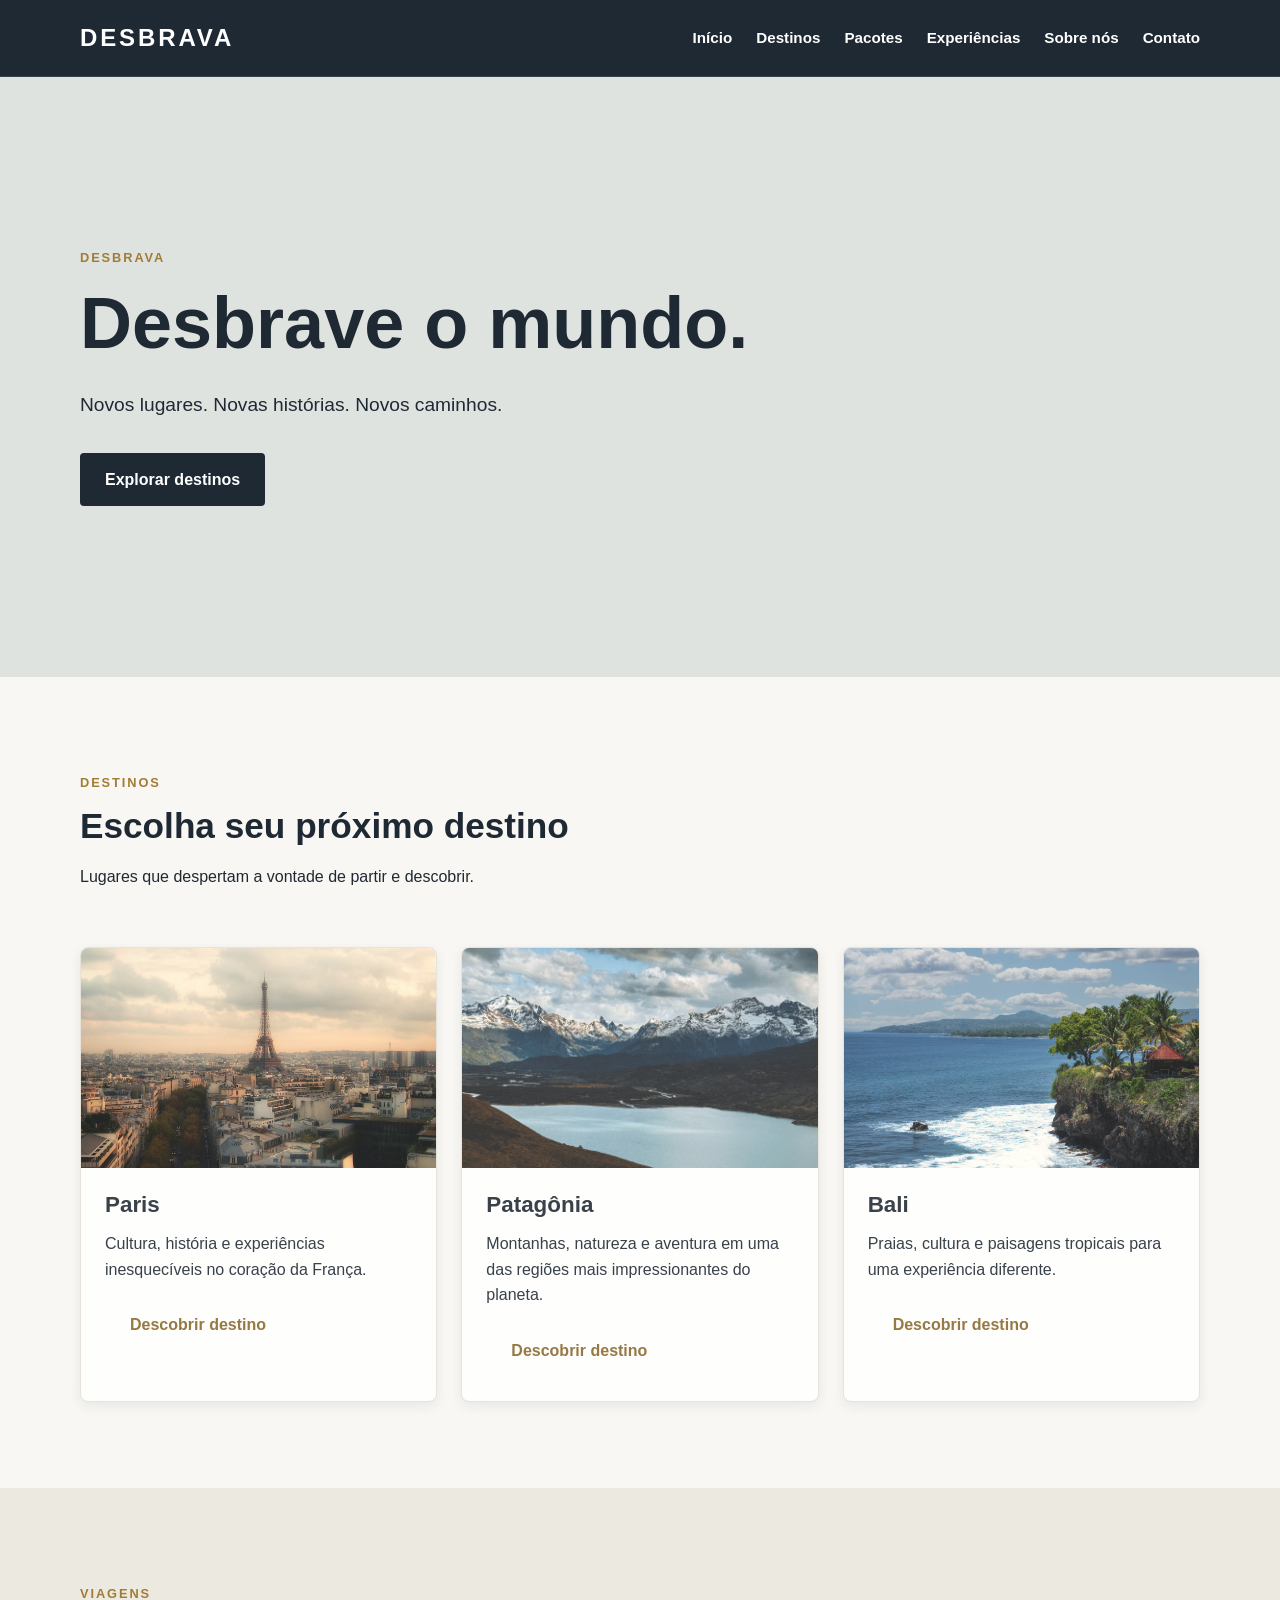
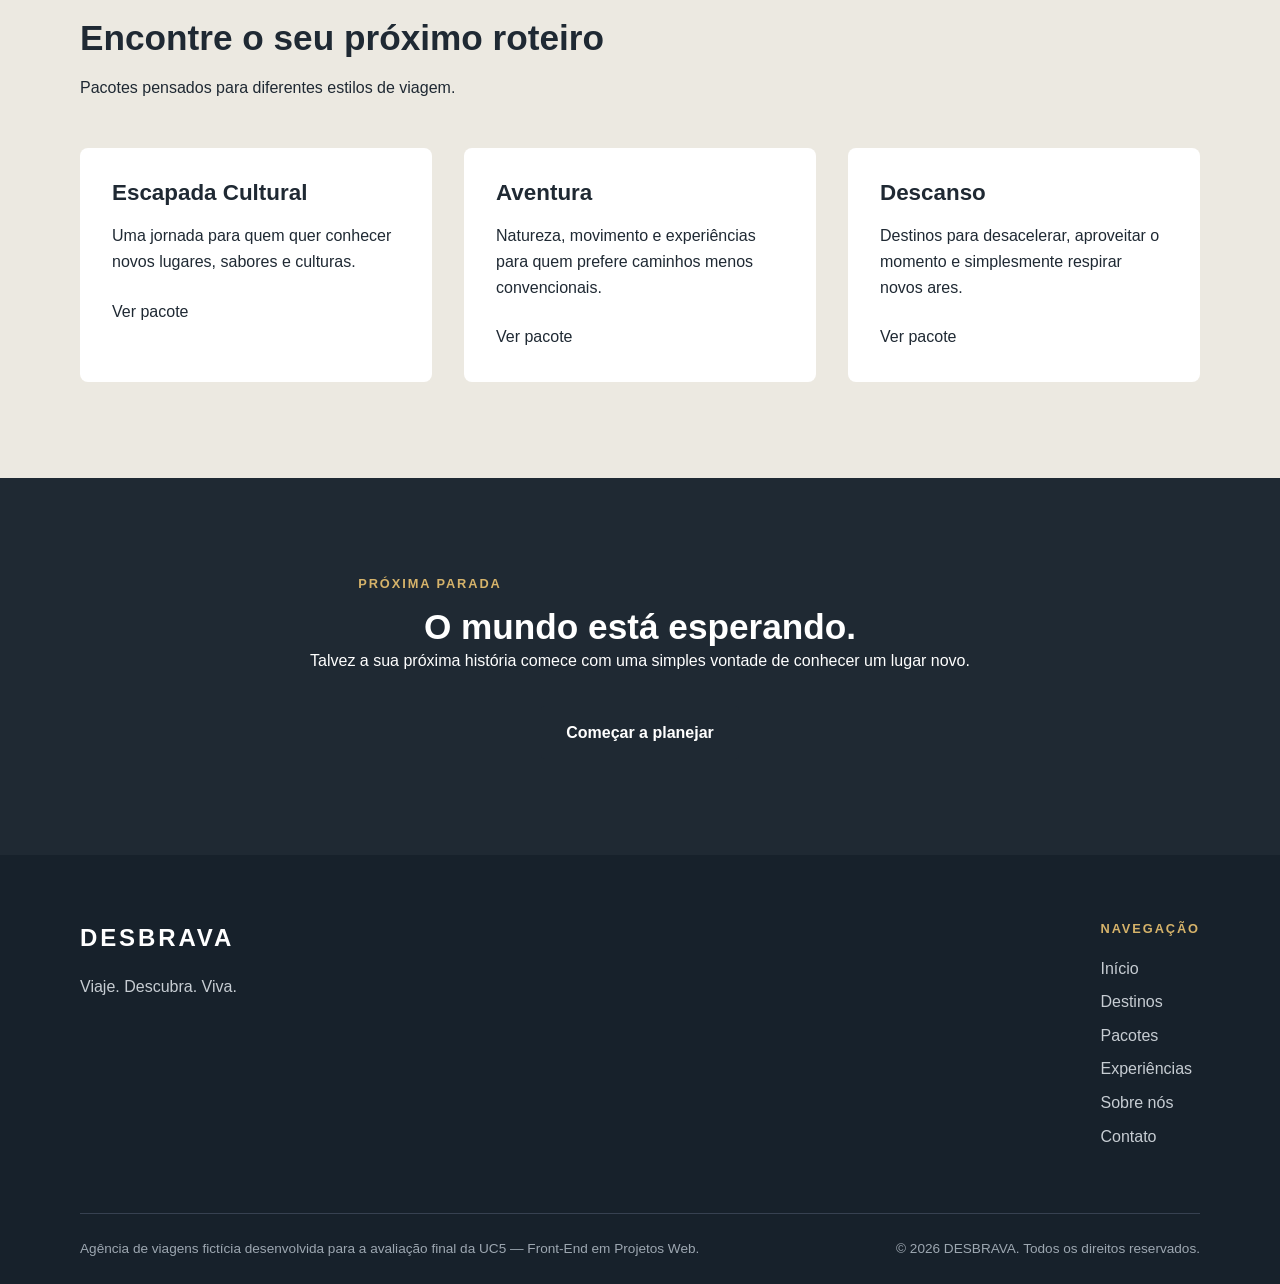
<file: index.html>
<!DOCTYPE html>
<html lang="pt-BR">

<head>
    <meta charset="UTF-8">
    <meta name="viewport" content="width=device-width, initial-scale=1.0">
    <link rel="stylesheet" href="style.css">
    <meta name="description"
        content="DESBRAVA — agência de viagens para quem quer descobrir novos destinos, viver experiências e criar novas histórias.">

    <title>DESBRAVA | Viaje. Descubra. Viva.</title>
</head>

<body>

    <!-- CABEÇALHO -->
    <header class="site-header">

    <nav class="navbar container">

        <a href="index.html" class="logo" aria-label="Página inicial da DESBRAVA">
            DESBRAVA
        </a>

        <ul class="nav-list">

            <li>
                <a href="index.html">Início</a>
            </li>

            <li>
                <a href="destinos.html">Destinos</a>
            </li>

            <li>
                <a href="pacotes.html">Pacotes</a>
            </li>

            <li>
                <a href="experiencias.html">Experiências</a>
            </li>

            <li>
                <a href="sobre.html">Sobre nós</a>
            </li>

            <li>
                <a href="contato.html">Contato</a>
            </li>

        </ul>

    </nav>

</header>


    <!-- CONTEÚDO PRINCIPAL -->
    <main>

    <!-- HERO -->
    <section class="hero">

        <div class="container hero-content">

            <p class="section-label">
                DESBRAVA
            </p>

            <h1>
                Desbrave o mundo.
            </h1>

            <p class="hero-text">
                Novos lugares. Novas histórias. Novos caminhos.
            </p>

            <a href="destinos.html" class="btn btn-primary">
                Explorar destinos
            </a>

        </div>

    </section>


    <!-- DESTINOS EM DESTAQUE -->
    <section class="section">

        <div class="container">

            <div class="section-heading">

                <p class="section-label">
                    DESTINOS
                </p>

                <h2>
                    Escolha seu próximo destino
                </h2>

                <p>
                    Lugares que despertam a vontade de partir e descobrir.
                </p>

            </div>


           <div class="destination-grid">

    <!-- PARIS -->
    <article class="destination-card">

        <div class="destination-image-wrapper">

            <img
                src="img/Paris.jpg"
                alt="Vista da Torre Eiffel em Paris"
                class="destination-image">

        </div>

        <div class="destination-content">

            <h3>
                Paris
            </h3>

            <p>
                Cultura, história e experiências inesquecíveis
                no coração da França.
            </p>

            <a href="destinos.html" class="btn">
                Descobrir destino
            </a>

        </div>

    </article>


    <!-- PATAGÔNIA -->
    <article class="destination-card">

        <div class="destination-image-wrapper">

            <img
                src="img/Patagonia.jpg"
                alt="Paisagem montanhosa da Patagônia"
                class="destination-image">

        </div>

        <div class="destination-content">

            <h3>
                Patagônia
            </h3>

            <p>
                Montanhas, natureza e aventura em uma das
                regiões mais impressionantes do planeta.
            </p>

            <a href="destinos.html" class="btn">
                Descobrir destino
            </a>

        </div>

    </article>


    <!-- BALI -->
    <article class="destination-card">

        <div class="destination-image-wrapper">

            <img
                src="img/Bali.jpg"
                alt="Paisagem tropical de Bali"
                class="destination-image">

        </div>

        <div class="destination-content">

            <h3>
                Bali
            </h3>

            <p>
                Praias, cultura e paisagens tropicais para
                uma experiência diferente.
            </p>

            <a href="destinos.html" class="btn">
                Descobrir destino
            </a>

            </div>

             </article>

            </div>

        </div>

    </section>


    <!-- PACOTES -->
    <section class="section section-alt">

        <div class="container">

            <div class="section-heading">

                <p class="section-label">
                    VIAGENS
                </p>

                <h2>
                    Encontre o seu próximo roteiro
                </h2>

                <p>
                    Pacotes pensados para diferentes estilos de viagem.
                </p>

            </div>


            <div class="package-grid">

                <article class="package-card">

                    <h3>
                        Escapada Cultural
                    </h3>

                    <p>
                        Uma jornada para quem quer conhecer novos lugares,
                        sabores e culturas.
                    </p>

                    <a href="pacotes.html">
                        Ver pacote
                    </a>

                </article>


                <article class="package-card">

                    <h3>
                        Aventura
                    </h3>

                    <p>
                        Natureza, movimento e experiências para quem
                        prefere caminhos menos convencionais.
                    </p>

                    <a href="pacotes.html">
                        Ver pacote
                    </a>

                </article>


                <article class="package-card">

                    <h3>
                        Descanso
                    </h3>

                    <p>
                        Destinos para desacelerar, aproveitar o momento
                        e simplesmente respirar novos ares.
                    </p>

                    <a href="pacotes.html">
                        Ver pacote
                    </a>

                </article>

            </div>

        </div>

    </section>


    <!-- CHAMADA FINAL -->
    <section class="cta">

        <div class="container cta-content">

            <p class="section-label">
                PRÓXIMA PARADA
            </p>

            <h2>
                O mundo está esperando.
            </h2>

            <p>
                Talvez a sua próxima história comece com uma simples
                vontade de conhecer um lugar novo.
            </p>

            <a href="contato.html" class="btn btn-primary">
                Começar a planejar
            </a>

        </div>

    </section>

</main>


    <!-- RODAPÉ -->
    <!-- RODAPÉ -->

<footer class="site-footer">

    <div class="container footer-content">

        <div class="footer-brand">

            <a href="index.html" class="logo">
                DESBRAVA
            </a>

            <p>
                Viaje. Descubra. Viva.
            </p>

        </div>


        <div class="footer-navigation">

            <p class="footer-title">
                Navegação
            </p>

            <ul>

                <li>
                    <a href="index.html">
                        Início
                    </a>
                </li>

                <li>
                    <a href="destinos.html">
                        Destinos
                    </a>
                </li>

                <li>
                    <a href="pacotes.html">
                        Pacotes
                    </a>
                </li>

                <li>
                    <a href="experiencias.html">
                        Experiências
                    </a>
                </li>

                <li>
                    <a href="sobre.html">
                        Sobre nós
                    </a>
                </li>

                <li>
                    <a href="contato.html">
                        Contato
                    </a>
                </li>

            </ul>

        </div>

    </div>


    <div class="container footer-bottom">

        <p>
            Agência de viagens fictícia desenvolvida para a avaliação final
            da UC5 — Front-End em Projetos Web.
        </p>

        <p>
            © 2026 DESBRAVA. Todos os direitos reservados.
        </p>

    </div>

</footer>

</body>

</html>
</file>
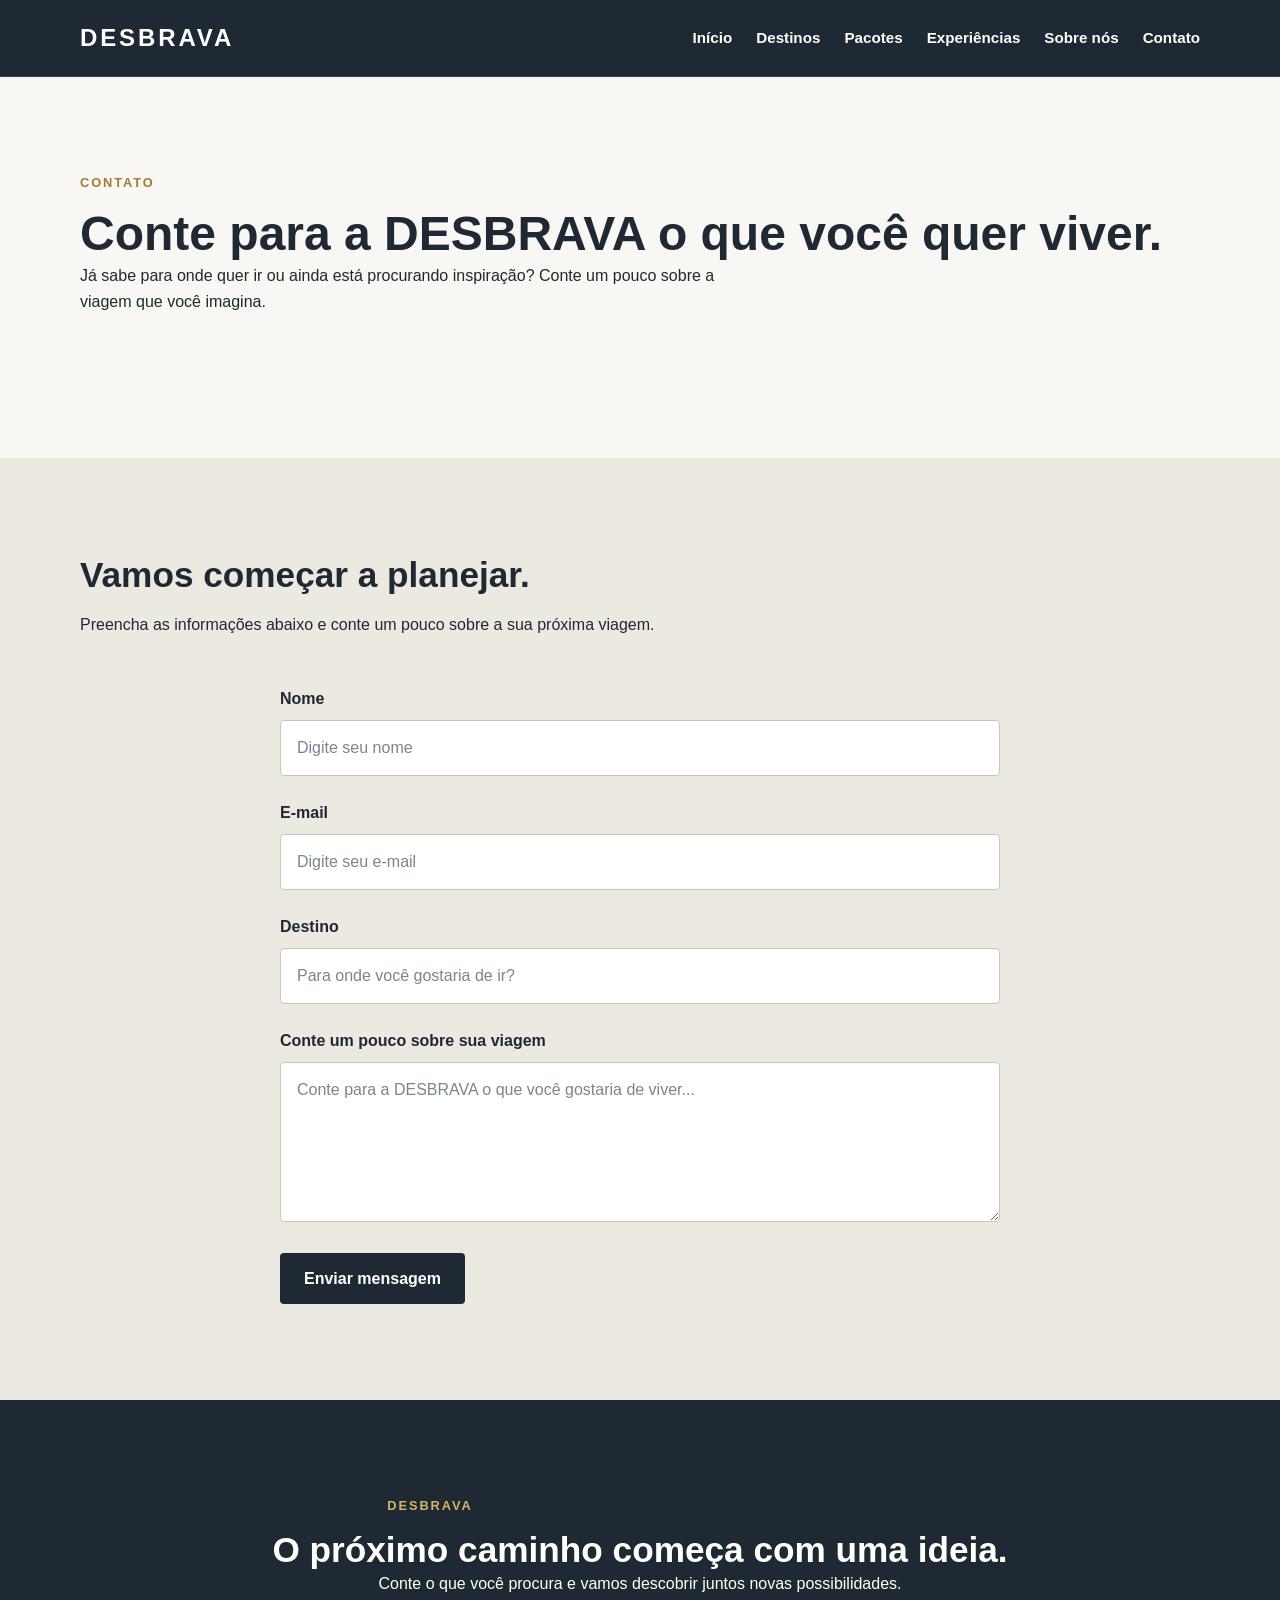
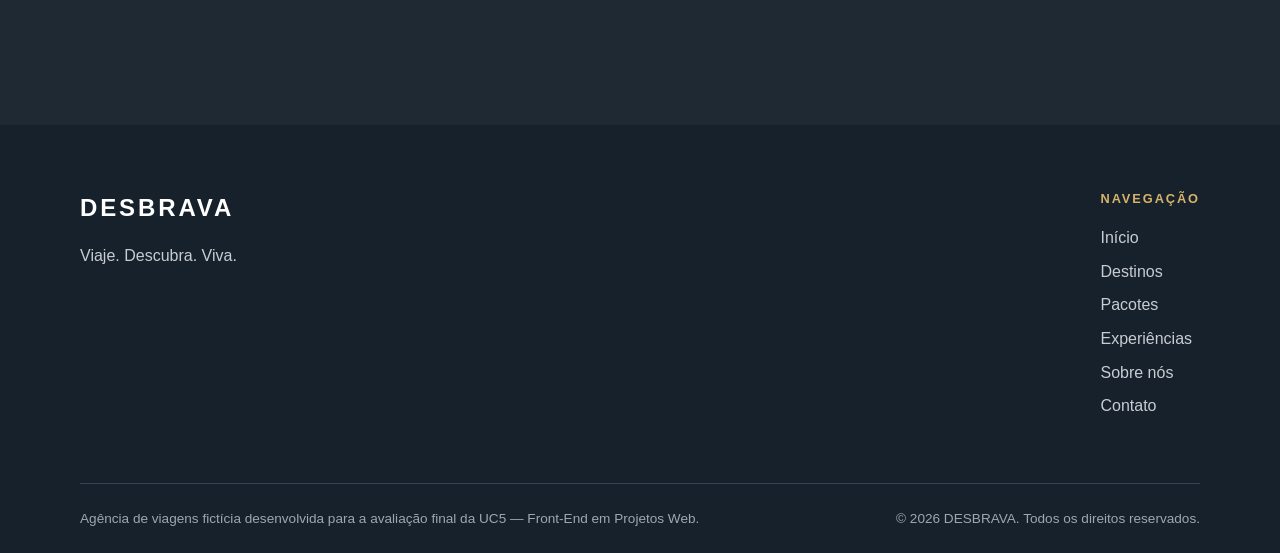
<file: contato.html>
<!DOCTYPE html>
<html lang="pt-BR">

<head>

    <meta charset="UTF-8">
    <meta name="viewport" content="width=device-width, initial-scale=1.0">

    <link rel="stylesheet" href="style.css">

    <meta
        name="description"
        content="Entre em contato com a DESBRAVA e conte como você imagina sua próxima viagem."
    >

    <title>Contato | DESBRAVA</title>

</head>


<body>


    <!-- CABEÇALHO -->

    <header class="site-header">

        <nav class="navbar container">

            <a
                href="index.html"
                class="logo"
                aria-label="Página inicial da DESBRAVA"
            >
                DESBRAVA
            </a>


            <ul class="nav-list">

                <li>
                    <a href="index.html">
                        Início
                    </a>
                </li>

                <li>
                    <a href="destinos.html">
                        Destinos
                    </a>
                </li>

                <li>
                    <a href="pacotes.html">
                        Pacotes
                    </a>
                </li>

                <li>
                    <a href="experiencias.html">
                        Experiências
                    </a>
                </li>

                <li>
                    <a href="sobre.html">
                        Sobre nós
                    </a>
                </li>

                <li>
                    <a href="contato.html">
                        Contato
                    </a>
                </li>

            </ul>

        </nav>

    </header>


    <!-- CONTEÚDO PRINCIPAL -->

    <main>


        <!-- INTRODUÇÃO -->

        <section class="section">

            <div class="container section-heading">

                <p class="section-label">
                    CONTATO
                </p>

                <h1>
                    Conte para a DESBRAVA o que você quer viver.
                </h1>

                <p>
                    Já sabe para onde quer ir ou ainda está procurando
                    inspiração? Conte um pouco sobre a viagem que você
                    imagina.
                </p>

            </div>

        </section>


        <!-- FORMULÁRIO -->

        <section class="section section-alt">

            <div class="container">

                <div class="section-heading">

                    <h2>
                        Vamos começar a planejar.
                    </h2>

                    <p>
                        Preencha as informações abaixo e conte um pouco
                        sobre a sua próxima viagem.
                    </p>

                </div>


                <form class="contact-form">


                    <!-- NOME -->

                    <div class="contact-form-group">

                        <label for="nome">
                            Nome
                        </label>

                        <input
                            type="text"
                            id="nome"
                            name="nome"
                            placeholder="Digite seu nome"
                            autocomplete="name"
                            required
                        >

                    </div>


                    <!-- E-MAIL -->

                    <div class="contact-form-group">

                        <label for="email">
                            E-mail
                        </label>

                        <input
                            type="email"
                            id="email"
                            name="email"
                            placeholder="Digite seu e-mail"
                            autocomplete="email"
                            required
                        >

                    </div>


                    <!-- DESTINO -->

                    <div class="contact-form-group">

                        <label for="destino">
                            Destino
                        </label>

                        <input
                            type="text"
                            id="destino"
                            name="destino"
                            placeholder="Para onde você gostaria de ir?"
                        >

                    </div>


                    <!-- MENSAGEM -->

                    <div class="contact-form-group">

                        <label for="mensagem">
                            Conte um pouco sobre sua viagem
                        </label>

                        <textarea
                            id="mensagem"
                            name="mensagem"
                            placeholder="Conte para a DESBRAVA o que você gostaria de viver..."
                        ></textarea>

                    </div>


                    <!-- BOTÃO -->

                    <button
                        type="submit"
                        class="btn btn-primary"
                    >
                        Enviar mensagem
                    </button>


                </form>

            </div>

        </section>


        <!-- CTA -->

        <section class="cta">

            <div class="container cta-content">

                <p class="section-label">
                    DESBRAVA
                </p>

                <h2>
                    O próximo caminho começa com uma ideia.
                </h2>

                <p>
                    Conte o que você procura e vamos descobrir
                    juntos novas possibilidades.
                </p>

            </div>

        </section>


    </main>

    <!-- RODAPÉ -->

<footer class="site-footer">

    <div class="container footer-content">

        <div class="footer-brand">

            <a href="index.html" class="logo">
                DESBRAVA
            </a>

            <p>
                Viaje. Descubra. Viva.
            </p>

        </div>


        <div class="footer-navigation">

            <p class="footer-title">
                Navegação
            </p>

            <ul>

                <li>
                    <a href="index.html">
                        Início
                    </a>
                </li>

                <li>
                    <a href="destinos.html">
                        Destinos
                    </a>
                </li>

                <li>
                    <a href="pacotes.html">
                        Pacotes
                    </a>
                </li>

                <li>
                    <a href="experiencias.html">
                        Experiências
                    </a>
                </li>

                <li>
                    <a href="sobre.html">
                        Sobre nós
                    </a>
                </li>

                <li>
                    <a href="contato.html">
                        Contato
                    </a>
                </li>

            </ul>

        </div>

    </div>


    <div class="container footer-bottom">

        <p>
            Agência de viagens fictícia desenvolvida para a avaliação final
            da UC5 — Front-End em Projetos Web.
        </p>

        <p>
            © 2026 DESBRAVA. Todos os direitos reservados.
        </p>

    </div>

</footer>


</body>

</html>
</file>
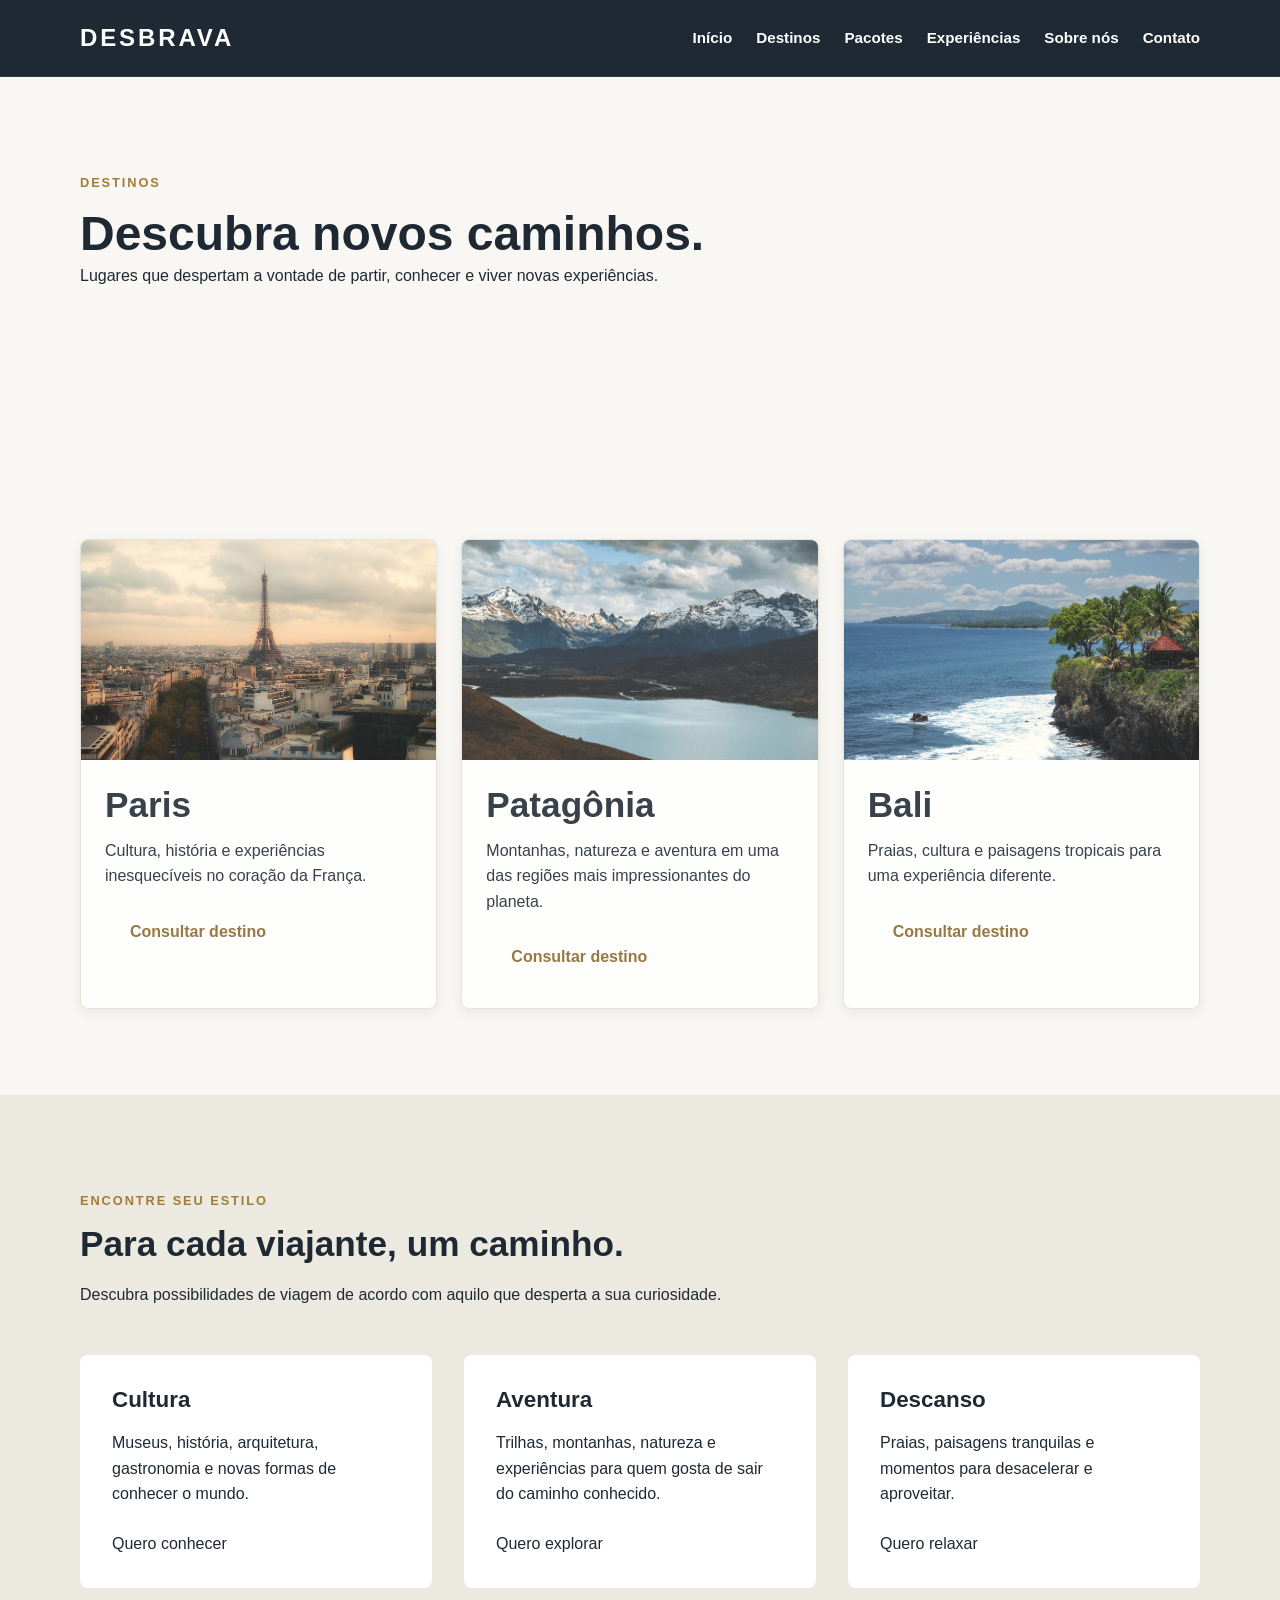
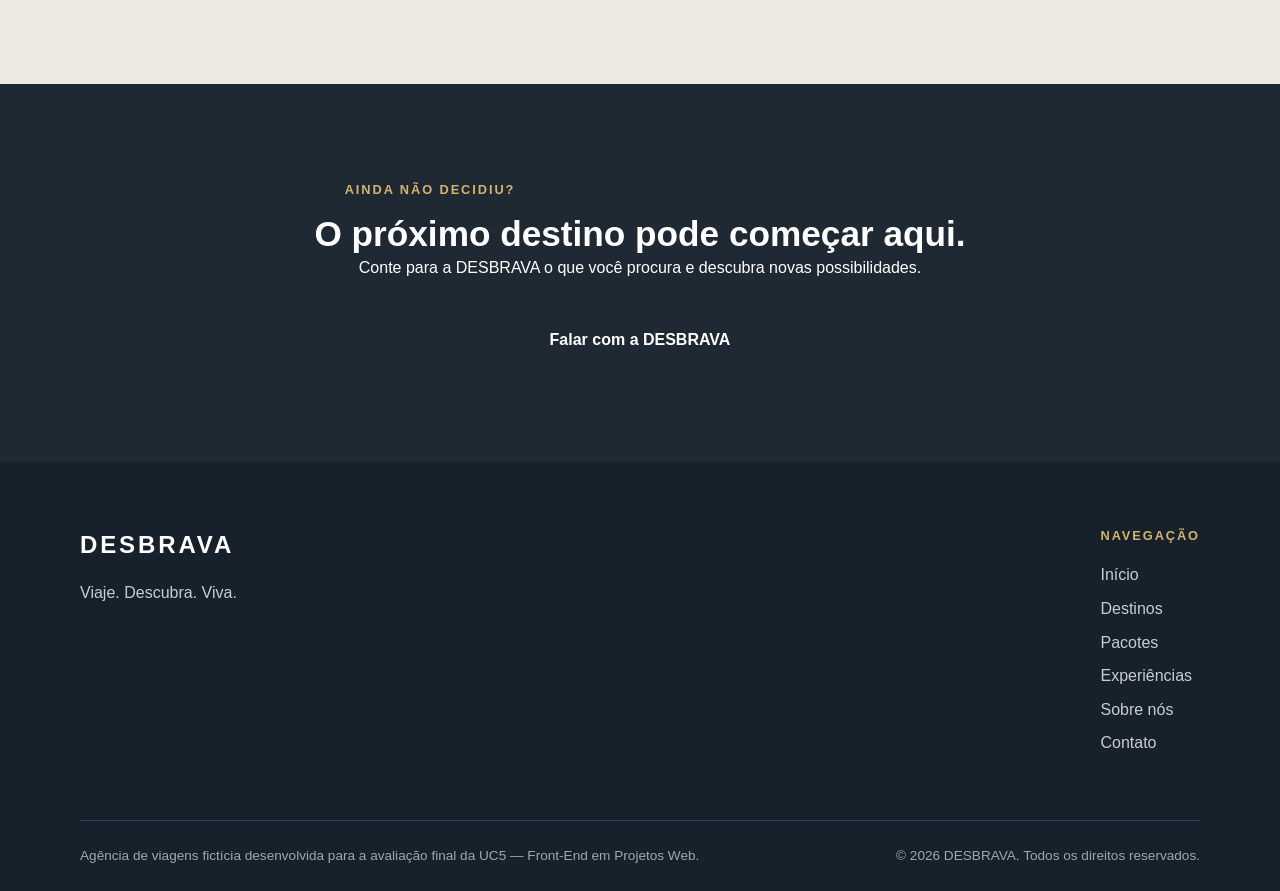
<file: destinos.html>
<!DOCTYPE html>
<html lang="pt-BR">

<head>
    <meta charset="UTF-8">
    <meta name="viewport" content="width=device-width, initial-scale=1.0">
    <link rel="stylesheet" href="style.css">
    <meta name="description"
        content="Explore os destinos da DESBRAVA e encontre lugares para descobrir, experimentar e viver novas histórias.">

    <title>Destinos | DESBRAVA</title>
</head>

<body>

    <!-- CABEÇALHO -->
    <header class="site-header">

    <nav class="navbar container">

        <a href="index.html" class="logo" aria-label="Página inicial da DESBRAVA">
            DESBRAVA
        </a>

        <ul class="nav-list">

            <li>
                <a href="index.html">Início</a>
            </li>

            <li>
                <a href="destinos.html">Destinos</a>
            </li>

            <li>
                <a href="pacotes.html">Pacotes</a>
            </li>

            <li>
                <a href="experiencias.html">Experiências</a>
            </li>

            <li>
                <a href="sobre.html">Sobre nós</a>
            </li>

            <li>
                <a href="contato.html">Contato</a>
            </li>

        </ul>

    </nav>

</header>


    <!-- CONTEÚDO PRINCIPAL -->
    <main>

    <!-- INTRODUÇÃO -->
    <section class="section">

        <div class="container section-heading">

            <p class="section-label">
                DESTINOS
            </p>

            <h1>
                Descubra novos caminhos.
            </h1>

            <p>
                Lugares que despertam a vontade de partir,
                conhecer e viver novas experiências.
            </p>

        </div>

    </section>


    <!-- DESTINOS -->
    <section class="section">

        <div class="container">

            <div class="destination-grid">

    <!-- PARIS -->
    <article class="destination-card">

        <div class="destination-image-wrapper">

            <img
                src="img/Paris.jpg"
                alt="Vista da Torre Eiffel em Paris"
                class="destination-image">

        </div>

        <div class="destination-content">

            <h2>
                Paris
            </h2>

            <p>
                Cultura, história e experiências
                inesquecíveis no coração da França.
            </p>

            <a href="contato.html" class="btn">
                Consultar destino
            </a>

        </div>

    </article>


    <!-- PATAGÔNIA -->
    <article class="destination-card">

        <div class="destination-image-wrapper">

            <img
                src="img/Patagonia.jpg"
                alt="Paisagem montanhosa da Patagônia"
                class="destination-image">

        </div>

        <div class="destination-content">

            <h2>
                Patagônia
            </h2>

            <p>
                Montanhas, natureza e aventura em
                uma das regiões mais impressionantes
                do planeta.
            </p>

            <a href="contato.html" class="btn">
                Consultar destino
            </a>

        </div>

    </article>


    <!-- BALI -->
    <article class="destination-card">

        <div class="destination-image-wrapper">

            <img
                src="img/Bali.jpg"
                alt="Paisagem tropical de Bali"
                class="destination-image">

        </div>

        <div class="destination-content">

            <h2>
                Bali
            </h2>

            <p>
                Praias, cultura e paisagens tropicais
                para uma experiência diferente.
            </p>

            <a href="contato.html" class="btn">
                Consultar destino
            </a>

        </div>

    </article>

</div>

        </div>

    </section>


    <!-- ESTILOS DE VIAGEM -->
    <section class="section section-alt">

        <div class="container">

            <div class="section-heading">

                <p class="section-label">
                    ENCONTRE SEU ESTILO
                </p>

                <h2>
                    Para cada viajante, um caminho.
                </h2>

                <p>
                    Descubra possibilidades de viagem de acordo
                    com aquilo que desperta a sua curiosidade.
                </p>

            </div>


            <div class="package-grid">

                <article class="package-card">

                    <h3>
                        Cultura
                    </h3>

                    <p>
                        Museus, história, arquitetura, gastronomia
                        e novas formas de conhecer o mundo.
                    </p>

                    <a href="contato.html">
                        Quero conhecer
                    </a>

                </article>


                <article class="package-card">

                    <h3>
                        Aventura
                    </h3>

                    <p>
                        Trilhas, montanhas, natureza e experiências
                        para quem gosta de sair do caminho conhecido.
                    </p>

                    <a href="contato.html">
                        Quero explorar
                    </a>

                </article>


                <article class="package-card">

                    <h3>
                        Descanso
                    </h3>

                    <p>
                        Praias, paisagens tranquilas e momentos
                        para desacelerar e aproveitar.
                    </p>

                    <a href="contato.html">
                        Quero relaxar
                    </a>

                </article>

            </div>

        </div>

    </section>


    <!-- CTA -->
    <section class="cta">

        <div class="container cta-content">

            <p class="section-label">
                AINDA NÃO DECIDIU?
            </p>

            <h2>
                O próximo destino pode começar aqui.
            </h2>

            <p>
                Conte para a DESBRAVA o que você procura
                e descubra novas possibilidades.
            </p>

            <a href="contato.html" class="btn btn-primary">
                Falar com a DESBRAVA
            </a>

        </div>

    </section>

</main>


    <!-- RODAPÉ -->
    <!-- RODAPÉ -->

<footer class="site-footer">

    <div class="container footer-content">

        <div class="footer-brand">

            <a href="index.html" class="logo">
                DESBRAVA
            </a>

            <p>
                Viaje. Descubra. Viva.
            </p>

        </div>


        <div class="footer-navigation">

            <p class="footer-title">
                Navegação
            </p>

            <ul>

                <li>
                    <a href="index.html">
                        Início
                    </a>
                </li>

                <li>
                    <a href="destinos.html">
                        Destinos
                    </a>
                </li>

                <li>
                    <a href="pacotes.html">
                        Pacotes
                    </a>
                </li>

                <li>
                    <a href="experiencias.html">
                        Experiências
                    </a>
                </li>

                <li>
                    <a href="sobre.html">
                        Sobre nós
                    </a>
                </li>

                <li>
                    <a href="contato.html">
                        Contato
                    </a>
                </li>

            </ul>

        </div>

    </div>


    <div class="container footer-bottom">

        <p>
            Agência de viagens fictícia desenvolvida para a avaliação final
            da UC5 — Front-End em Projetos Web.
        </p>

        <p>
            © 2026 DESBRAVA. Todos os direitos reservados.
        </p>

    </div>

</footer>

</body>

</html>
</file>
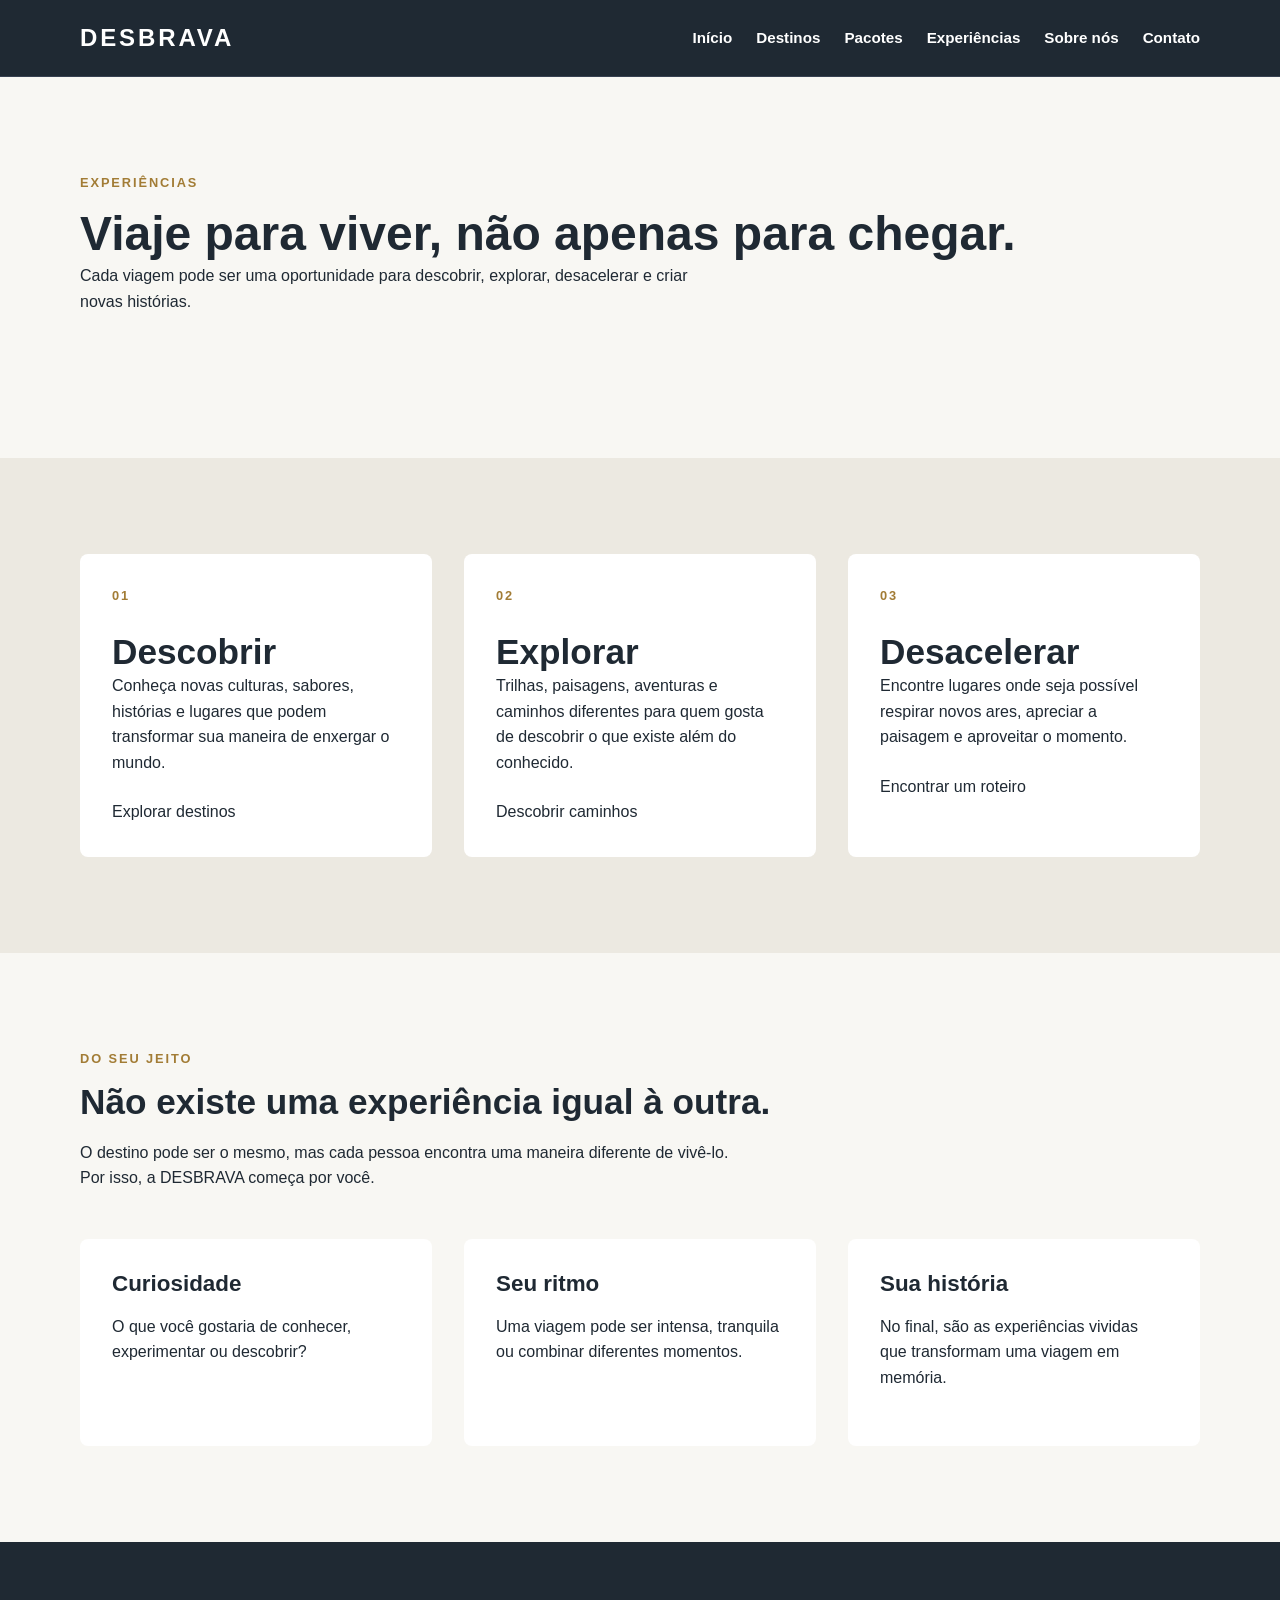
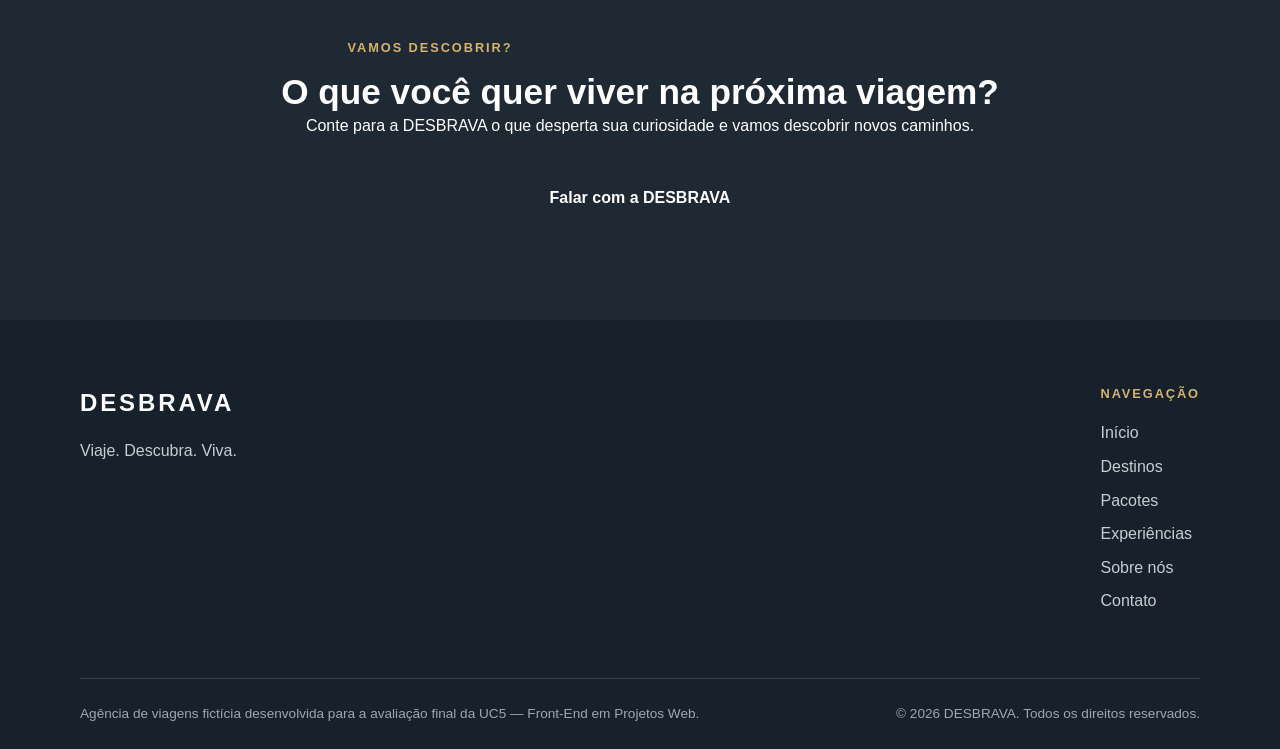
<file: experiencias.html>
<!DOCTYPE html>
<html lang="pt-BR">

<head>
    <meta charset="UTF-8">
    <meta name="viewport" content="width=device-width, initial-scale=1.0">
    <link rel="stylesheet" href="style.css">

    <meta name="description"
        content="Descubra as experiências da DESBRAVA: aventura, sabores, cultura e bem-estar para transformar cada viagem em uma nova história.">

    <title>Experiências | DESBRAVA</title>
</head>

<body>

    <!-- CABEÇALHO -->
    <header class="site-header">

    <nav class="navbar container">

        <a href="index.html" class="logo" aria-label="Página inicial da DESBRAVA">
            DESBRAVA
        </a>

        <ul class="nav-list">

            <li>
                <a href="index.html">Início</a>
            </li>

            <li>
                <a href="destinos.html">Destinos</a>
            </li>

            <li>
                <a href="pacotes.html">Pacotes</a>
            </li>

            <li>
                <a href="experiencias.html">Experiências</a>
            </li>

            <li>
                <a href="sobre.html">Sobre nós</a>
            </li>

            <li>
                <a href="contato.html">Contato</a>
            </li>

        </ul>

    </nav>

</header>


    <!-- CONTEÚDO PRINCIPAL -->
    <main>

    <!-- INTRODUÇÃO -->
    <section class="section">

        <div class="container section-heading">

            <p class="section-label">
                EXPERIÊNCIAS
            </p>

            <h1>
                Viaje para viver, não apenas para chegar.
            </h1>

            <p>
                Cada viagem pode ser uma oportunidade para descobrir,
                explorar, desacelerar e criar novas histórias.
            </p>

        </div>

    </section>


    <!-- EXPERIÊNCIAS -->
    <section class="section section-alt">

        <div class="container">

            <div class="package-grid">

                <!-- DESCOBRIR -->
                <article class="package-card">

                    <p class="section-label">
                        01
                    </p>

                    <h2>
                        Descobrir
                    </h2>

                    <p>
                        Conheça novas culturas, sabores, histórias
                        e lugares que podem transformar sua maneira
                        de enxergar o mundo.
                    </p>

                    <a href="destinos.html">
                        Explorar destinos
                    </a>

                </article>


                <!-- EXPLORAR -->
                <article class="package-card">

                    <p class="section-label">
                        02
                    </p>

                    <h2>
                        Explorar
                    </h2>

                    <p>
                        Trilhas, paisagens, aventuras e caminhos
                        diferentes para quem gosta de descobrir
                        o que existe além do conhecido.
                    </p>

                    <a href="destinos.html">
                        Descobrir caminhos
                    </a>

                </article>


                <!-- DESACELERAR -->
                <article class="package-card">

                    <p class="section-label">
                        03
                    </p>

                    <h2>
                        Desacelerar
                    </h2>

                    <p>
                        Encontre lugares onde seja possível respirar
                        novos ares, apreciar a paisagem e aproveitar
                        o momento.
                    </p>

                    <a href="pacotes.html">
                        Encontrar um roteiro
                    </a>

                </article>

            </div>

        </div>

    </section>


    <!-- EXPERIÊNCIA PERSONALIZADA -->
    <section class="section">

        <div class="container">

            <div class="section-heading">

                <p class="section-label">
                    DO SEU JEITO
                </p>

                <h2>
                    Não existe uma experiência igual à outra.
                </h2>

                <p>
                    O destino pode ser o mesmo, mas cada pessoa
                    encontra uma maneira diferente de vivê-lo.
                    Por isso, a DESBRAVA começa por você.
                </p>

            </div>


            <div class="package-grid">

                <!-- CURIOSIDADE -->
                <article class="package-card">

                    <h3>
                        Curiosidade
                    </h3>

                    <p>
                        O que você gostaria de conhecer, experimentar
                        ou descobrir?
                    </p>

                </article>


                <!-- RITMO -->
                <article class="package-card">

                    <h3>
                        Seu ritmo
                    </h3>

                    <p>
                        Uma viagem pode ser intensa, tranquila ou
                        combinar diferentes momentos.
                    </p>

                </article>


                <!-- MEMÓRIA -->
                <article class="package-card">

                    <h3>
                        Sua história
                    </h3>

                    <p>
                        No final, são as experiências vividas que
                        transformam uma viagem em memória.
                    </p>

                </article>

            </div>

        </div>

    </section>


    <!-- CTA -->
    <section class="cta">

        <div class="container cta-content">

            <p class="section-label">
                VAMOS DESCOBRIR?
            </p>

            <h2>
                O que você quer viver na próxima viagem?
            </h2>

            <p>
                Conte para a DESBRAVA o que desperta sua curiosidade
                e vamos descobrir novos caminhos.
            </p>

            <a href="contato.html" class="btn btn-primary">
                Falar com a DESBRAVA
            </a>

        </div>

    </section>

</main>


    <!-- RODAPÉ -->

<footer class="site-footer">

    <div class="container footer-content">

        <div class="footer-brand">

            <a href="index.html" class="logo">
                DESBRAVA
            </a>

            <p>
                Viaje. Descubra. Viva.
            </p>

        </div>


        <div class="footer-navigation">

            <p class="footer-title">
                Navegação
            </p>

            <ul>

                <li>
                    <a href="index.html">
                        Início
                    </a>
                </li>

                <li>
                    <a href="destinos.html">
                        Destinos
                    </a>
                </li>

                <li>
                    <a href="pacotes.html">
                        Pacotes
                    </a>
                </li>

                <li>
                    <a href="experiencias.html">
                        Experiências
                    </a>
                </li>

                <li>
                    <a href="sobre.html">
                        Sobre nós
                    </a>
                </li>

                <li>
                    <a href="contato.html">
                        Contato
                    </a>
                </li>

            </ul>

        </div>

    </div>


    <div class="container footer-bottom">

        <p>
            Agência de viagens fictícia desenvolvida para a avaliação final
            da UC5 — Front-End em Projetos Web.
        </p>

        <p>
            © 2026 DESBRAVA. Todos os direitos reservados.
        </p>

    </div>

</footer>

</body>

</html>
</file>
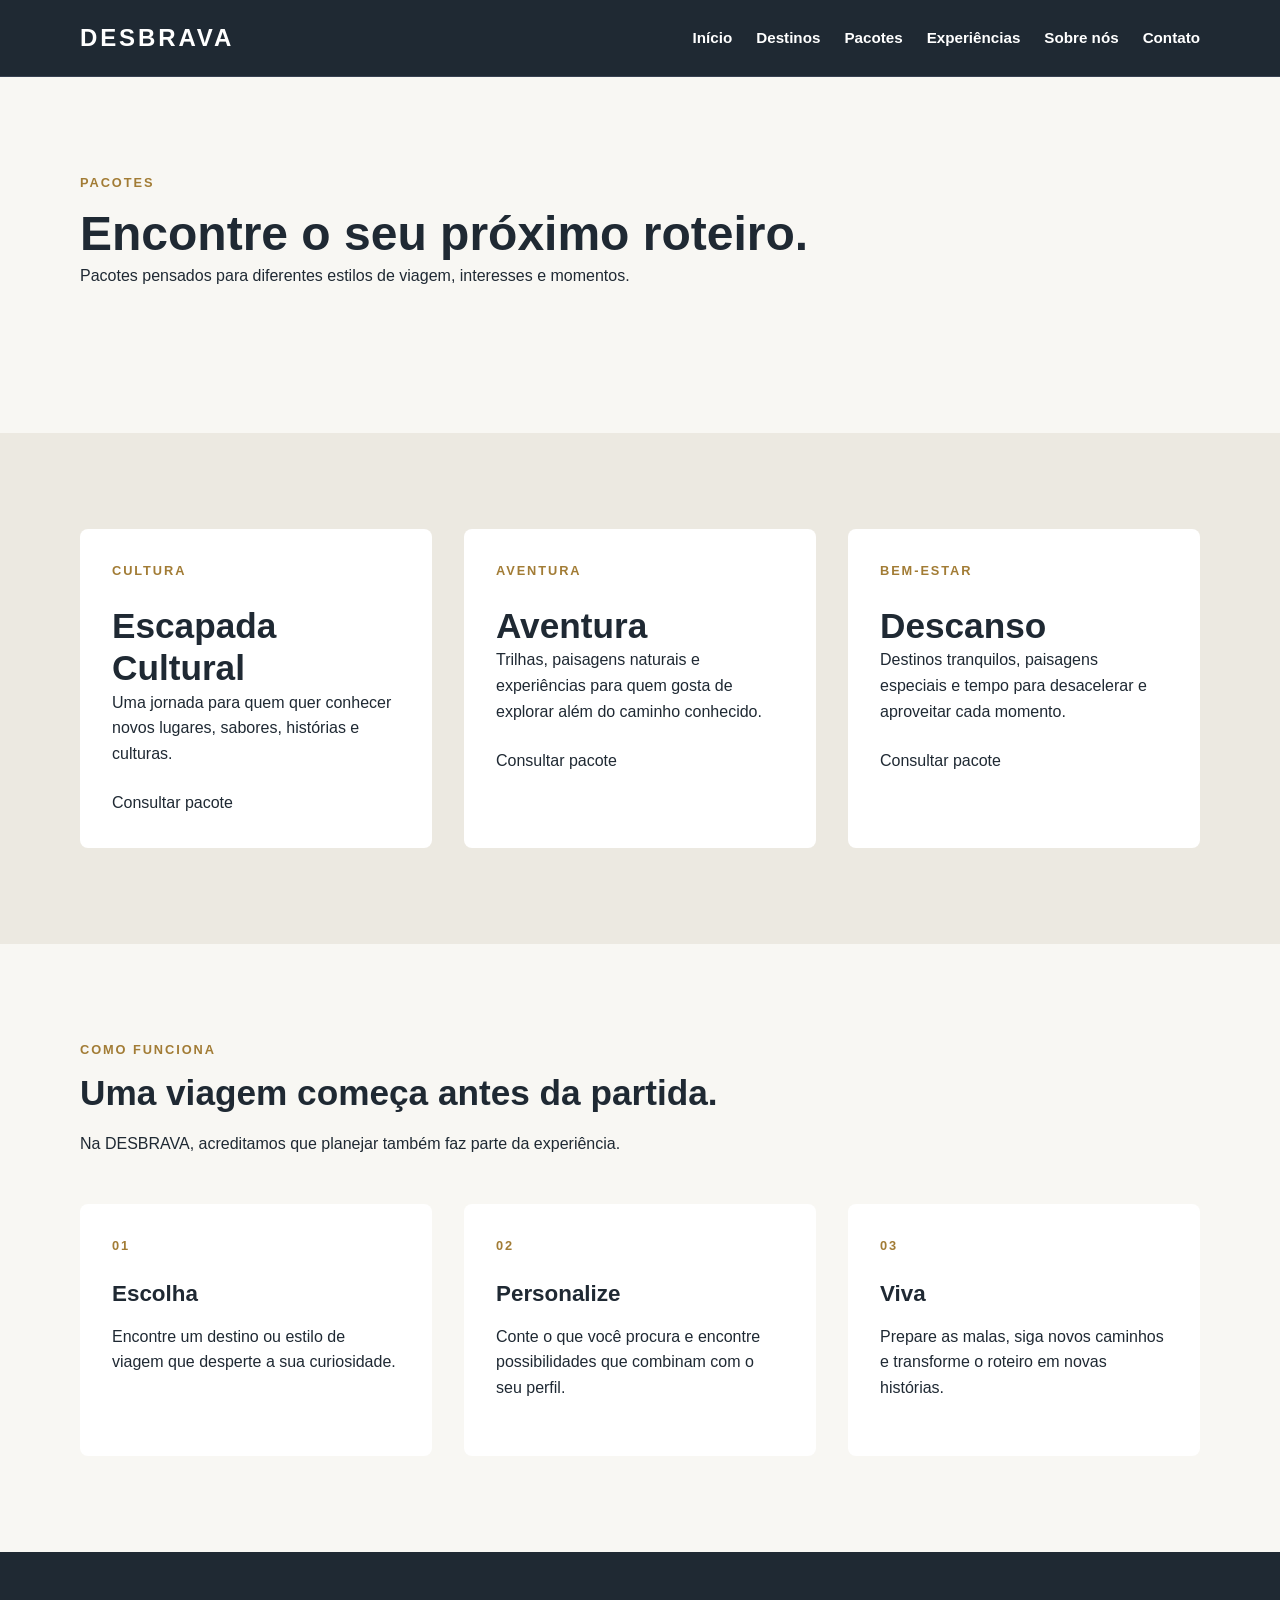
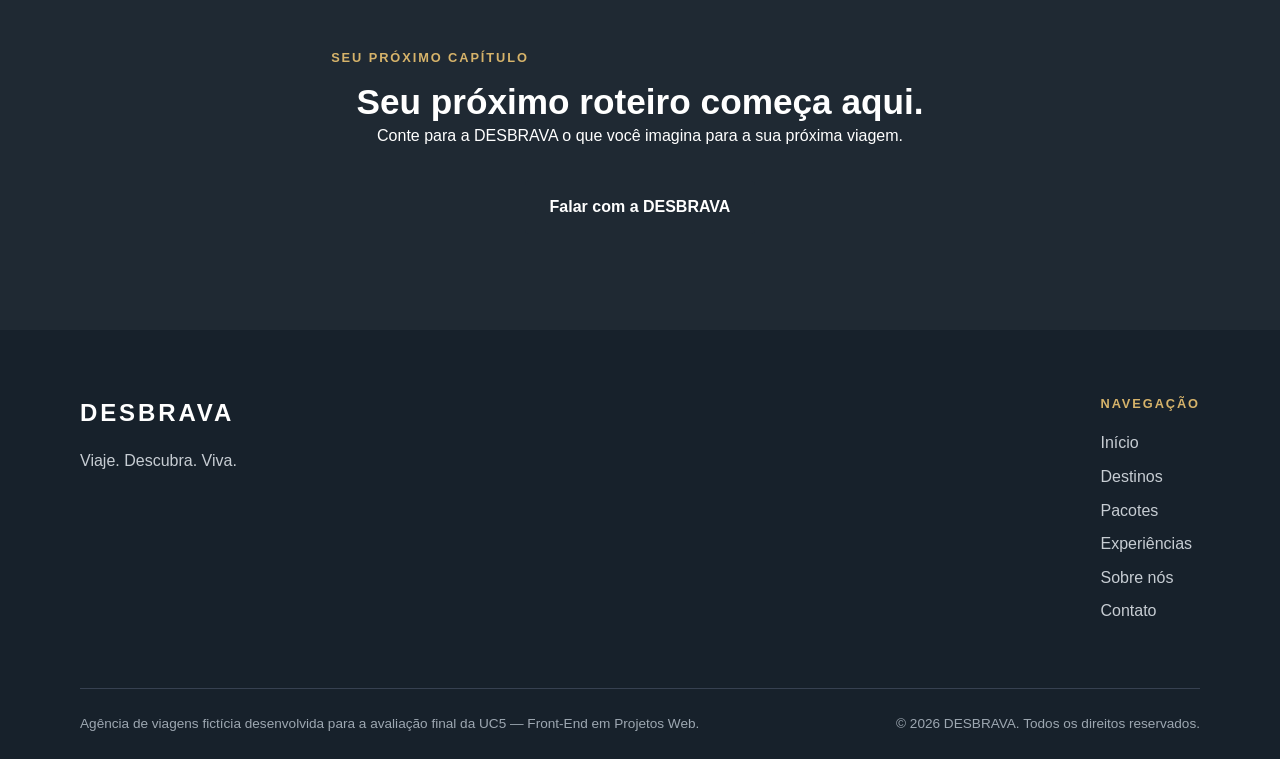
<file: pacotes.html>
<!DOCTYPE html>
<html lang="pt-BR">

<head>
    <meta charset="UTF-8">
    <meta name="viewport" content="width=device-width, initial-scale=1.0">
    <link rel="stylesheet" href="style.css">

    <meta name="description"
        content="Conheça os pacotes da DESBRAVA e encontre uma experiência de viagem que combina com o seu estilo.">

    <title>Pacotes | DESBRAVA</title>
</head>

<body>

    <!-- CABEÇALHO -->
    <header class="site-header">

    <nav class="navbar container">

        <a href="index.html" class="logo" aria-label="Página inicial da DESBRAVA">
            DESBRAVA
        </a>

        <ul class="nav-list">

            <li>
                <a href="index.html">Início</a>
            </li>

            <li>
                <a href="destinos.html">Destinos</a>
            </li>

            <li>
                <a href="pacotes.html">Pacotes</a>
            </li>

            <li>
                <a href="experiencias.html">Experiências</a>
            </li>

            <li>
                <a href="sobre.html">Sobre nós</a>
            </li>

            <li>
                <a href="contato.html">Contato</a>
            </li>

        </ul>

    </nav>

</header>


    <!-- CONTEÚDO PRINCIPAL -->
    <main>

    <!-- INTRODUÇÃO -->
    <section class="section">

        <div class="container section-heading">

            <p class="section-label">
                PACOTES
            </p>

            <h1>
                Encontre o seu próximo roteiro.
            </h1>

            <p>
                Pacotes pensados para diferentes estilos de viagem,
                interesses e momentos.
            </p>

        </div>

    </section>


    <!-- PACOTES -->
    <section class="section section-alt">

        <div class="container">

            <div class="package-grid">

                <!-- ESCAPADA CULTURAL -->
                <article class="package-card">

                    <p class="section-label">
                        CULTURA
                    </p>

                    <h2>
                        Escapada Cultural
                    </h2>

                    <p>
                        Uma jornada para quem quer conhecer novos
                        lugares, sabores, histórias e culturas.
                    </p>

                    <a href="contato.html">
                        Consultar pacote
                    </a>

                </article>


                <!-- AVENTURA -->
                <article class="package-card">

                    <p class="section-label">
                        AVENTURA
                    </p>

                    <h2>
                        Aventura
                    </h2>

                    <p>
                        Trilhas, paisagens naturais e experiências
                        para quem gosta de explorar além do caminho
                        conhecido.
                    </p>

                    <a href="contato.html">
                        Consultar pacote
                    </a>

                </article>


                <!-- DESCANSO -->
                <article class="package-card">

                    <p class="section-label">
                        BEM-ESTAR
                    </p>

                    <h2>
                        Descanso
                    </h2>

                    <p>
                        Destinos tranquilos, paisagens especiais e
                        tempo para desacelerar e aproveitar cada momento.
                    </p>

                    <a href="contato.html">
                        Consultar pacote
                    </a>

                </article>

            </div>

        </div>

    </section>


    <!-- COMO FUNCIONA -->
    <section class="section">

        <div class="container">

            <div class="section-heading">

                <p class="section-label">
                    COMO FUNCIONA
                </p>

                <h2>
                    Uma viagem começa antes da partida.
                </h2>

                <p>
                    Na DESBRAVA, acreditamos que planejar também
                    faz parte da experiência.
                </p>

            </div>


            <div class="package-grid">

                <!-- ETAPA 01 -->
                <article class="package-card">

                    <p class="section-label">
                        01
                    </p>

                    <h3>
                        Escolha
                    </h3>

                    <p>
                        Encontre um destino ou estilo de viagem
                        que desperte a sua curiosidade.
                    </p>

                </article>


                <!-- ETAPA 02 -->
                <article class="package-card">

                    <p class="section-label">
                        02
                    </p>

                    <h3>
                        Personalize
                    </h3>

                    <p>
                        Conte o que você procura e encontre
                        possibilidades que combinam com o seu perfil.
                    </p>

                </article>


                <!-- ETAPA 03 -->
                <article class="package-card">

                    <p class="section-label">
                        03
                    </p>

                    <h3>
                        Viva
                    </h3>

                    <p>
                        Prepare as malas, siga novos caminhos e
                        transforme o roteiro em novas histórias.
                    </p>

                </article>

            </div>

        </div>

    </section>


    <!-- CTA -->
    <section class="cta">

        <div class="container cta-content">

            <p class="section-label">
                SEU PRÓXIMO CAPÍTULO
            </p>

            <h2>
                Seu próximo roteiro começa aqui.
            </h2>

            <p>
                Conte para a DESBRAVA o que você imagina
                para a sua próxima viagem.
            </p>

            <a href="contato.html" class="btn btn-primary">
                Falar com a DESBRAVA
            </a>

        </div>

    </section>

</main>


    <!-- RODAPÉ -->
    <!-- RODAPÉ -->

<footer class="site-footer">

    <div class="container footer-content">

        <div class="footer-brand">

            <a href="index.html" class="logo">
                DESBRAVA
            </a>

            <p>
                Viaje. Descubra. Viva.
            </p>

        </div>


        <div class="footer-navigation">

            <p class="footer-title">
                Navegação
            </p>

            <ul>

                <li>
                    <a href="index.html">
                        Início
                    </a>
                </li>

                <li>
                    <a href="destinos.html">
                        Destinos
                    </a>
                </li>

                <li>
                    <a href="pacotes.html">
                        Pacotes
                    </a>
                </li>

                <li>
                    <a href="experiencias.html">
                        Experiências
                    </a>
                </li>

                <li>
                    <a href="sobre.html">
                        Sobre nós
                    </a>
                </li>

                <li>
                    <a href="contato.html">
                        Contato
                    </a>
                </li>

            </ul>

        </div>

    </div>


    <div class="container footer-bottom">

        <p>
            Agência de viagens fictícia desenvolvida para a avaliação final
            da UC5 — Front-End em Projetos Web.
        </p>

        <p>
            © 2026 DESBRAVA. Todos os direitos reservados.
        </p>

    </div>

</footer>

</body>

</html>
</file>
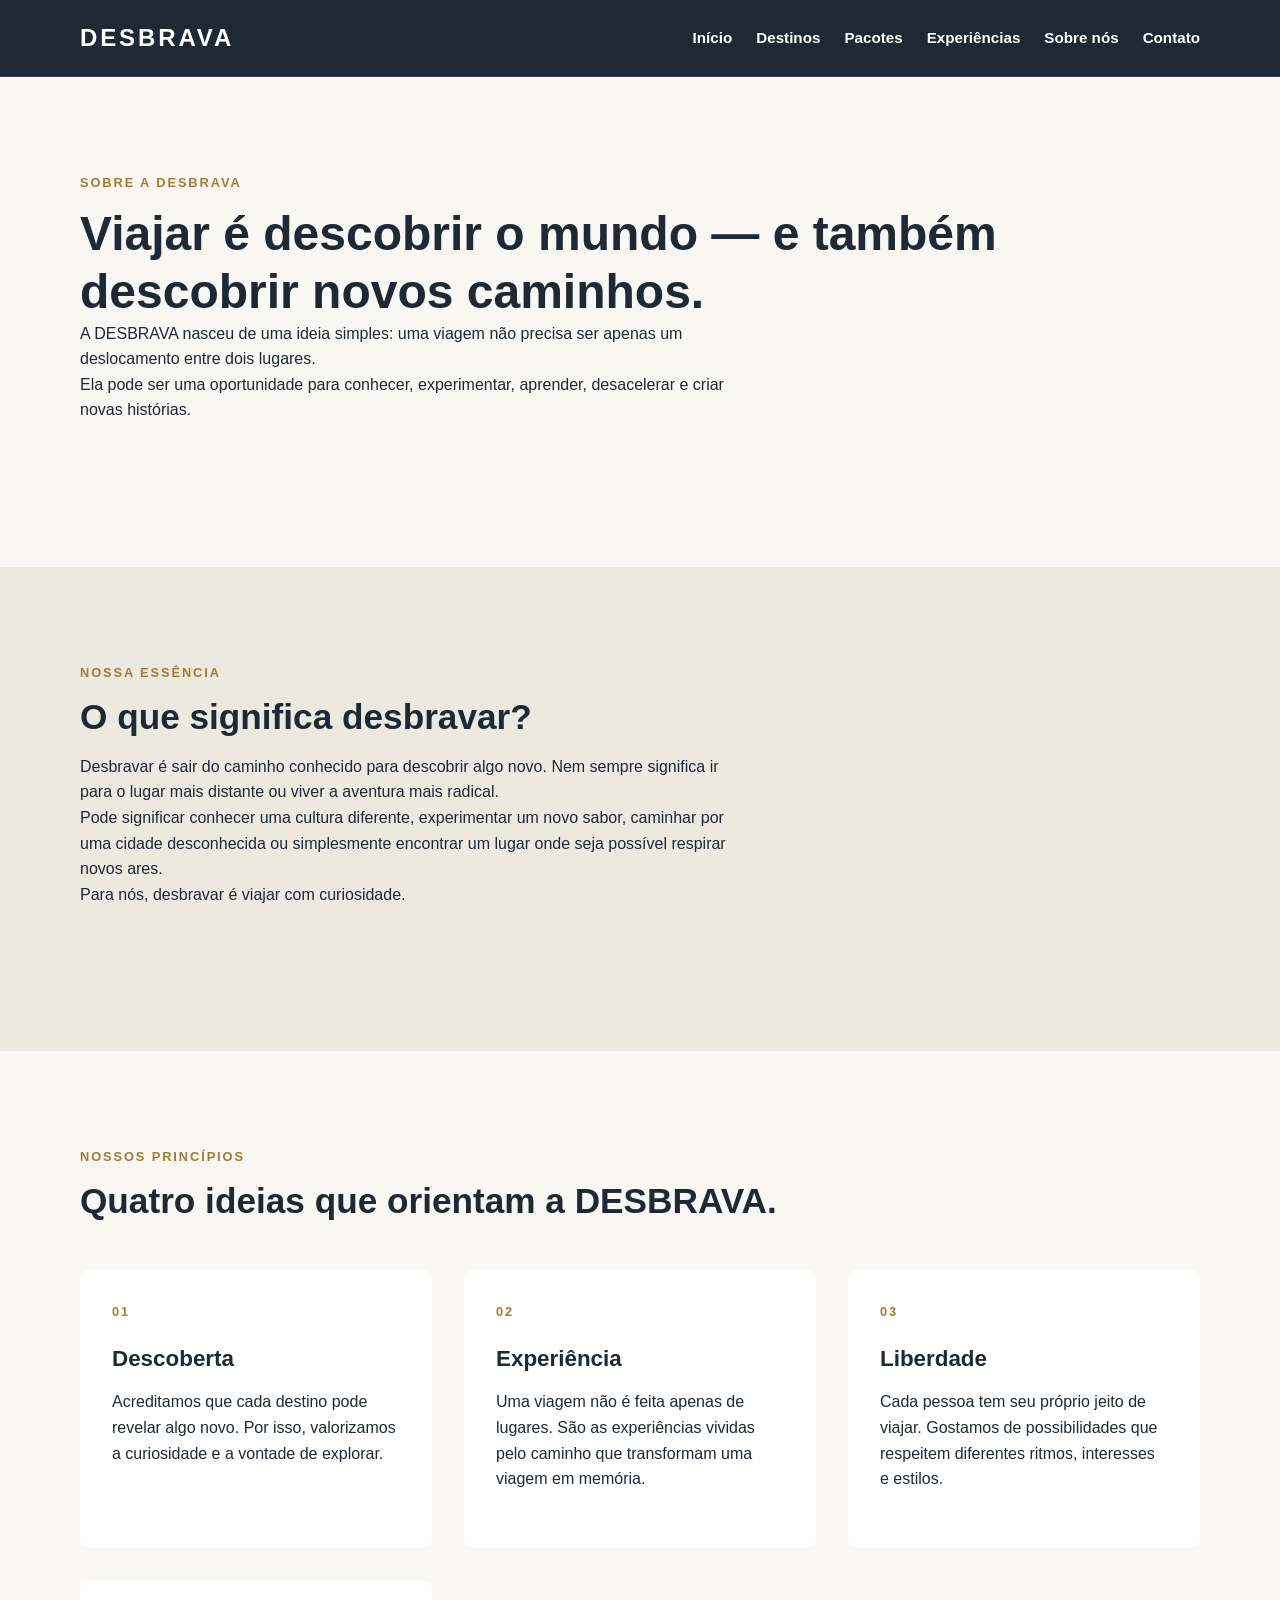
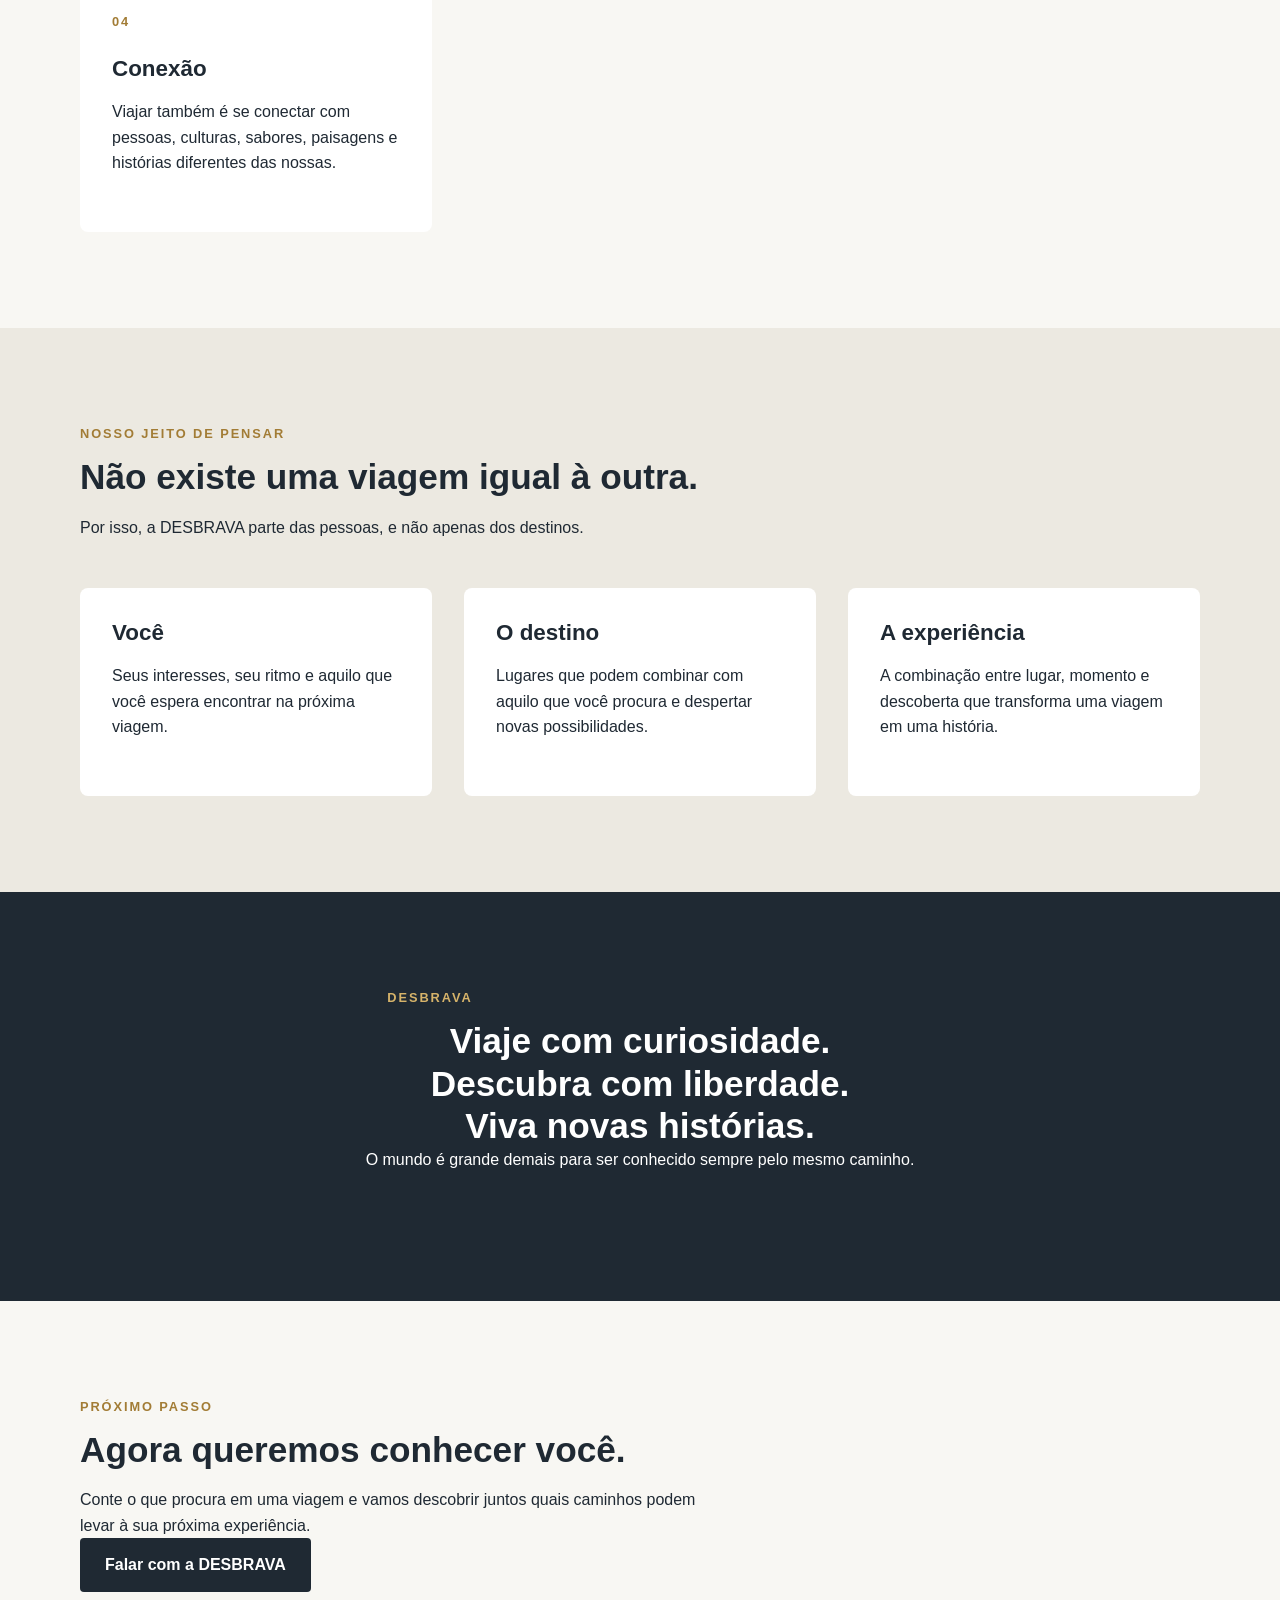
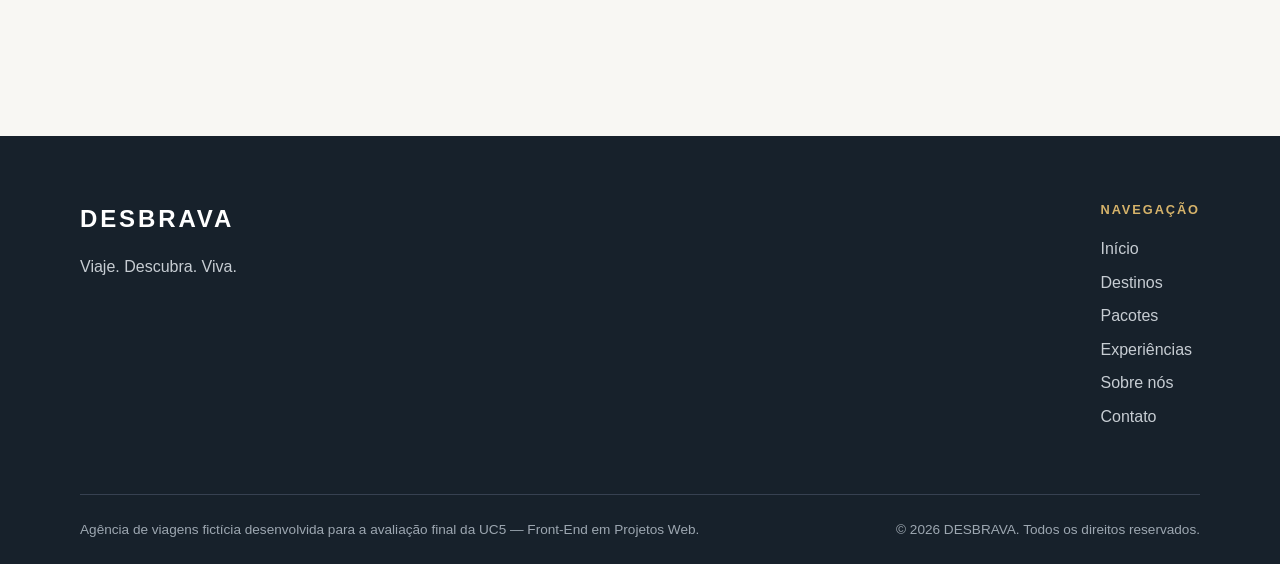
<file: sobre.html>
<!DOCTYPE html>
<html lang="pt-BR">

<head>
    <meta charset="UTF-8">
    <meta name="viewport" content="width=device-width, initial-scale=1.0">
    <link rel="stylesheet" href="style.css">

    <meta name="description"
        content="Conheça a DESBRAVA, uma agência de viagens criada para conectar pessoas a destinos, experiências e novas histórias.">

    <title>Sobre nós | DESBRAVA</title>
</head>

<body>

    <!-- CABEÇALHO -->
    <header class="site-header">

    <nav class="navbar container">

        <a href="index.html" class="logo" aria-label="Página inicial da DESBRAVA">
            DESBRAVA
        </a>

        <ul class="nav-list">

            <li>
                <a href="index.html">Início</a>
            </li>

            <li>
                <a href="destinos.html">Destinos</a>
            </li>

            <li>
                <a href="pacotes.html">Pacotes</a>
            </li>

            <li>
                <a href="experiencias.html">Experiências</a>
            </li>

            <li>
                <a href="sobre.html">Sobre nós</a>
            </li>

            <li>
                <a href="contato.html">Contato</a>
            </li>

        </ul>

    </nav>

</header>


    <!-- CONTEÚDO PRINCIPAL -->
    <main>

    <!-- INTRODUÇÃO -->
    <section class="section">

        <div class="container section-heading">

            <p class="section-label">
                SOBRE A DESBRAVA
            </p>

            <h1>
                Viajar é descobrir o mundo — e também descobrir novos caminhos.
            </h1>

            <p>
                A DESBRAVA nasceu de uma ideia simples: uma viagem não precisa
                ser apenas um deslocamento entre dois lugares.
            </p>

            <p>
                Ela pode ser uma oportunidade para conhecer, experimentar,
                aprender, desacelerar e criar novas histórias.
            </p>

        </div>

    </section>


    <!-- NOSSA ESSÊNCIA -->
    <section class="section section-alt">

        <div class="container">

            <div class="section-heading">

                <p class="section-label">
                    NOSSA ESSÊNCIA
                </p>

                <h2>
                    O que significa desbravar?
                </h2>

                <p>
                    Desbravar é sair do caminho conhecido para descobrir algo
                    novo. Nem sempre significa ir para o lugar mais distante
                    ou viver a aventura mais radical.
                </p>

                <p>
                    Pode significar conhecer uma cultura diferente, experimentar
                    um novo sabor, caminhar por uma cidade desconhecida ou
                    simplesmente encontrar um lugar onde seja possível respirar
                    novos ares.
                </p>

                <p>
                    Para nós, desbravar é viajar com curiosidade.
                </p>

            </div>

        </div>

    </section>


    <!-- PRINCÍPIOS -->
    <section class="section">

        <div class="container">

            <div class="section-heading">

                <p class="section-label">
                    NOSSOS PRINCÍPIOS
                </p>

                <h2>
                    Quatro ideias que orientam a DESBRAVA.
                </h2>

            </div>


            <div class="package-grid">

                <article class="package-card">

                    <p class="section-label">
                        01
                    </p>

                    <h3>
                        Descoberta
                    </h3>

                    <p>
                        Acreditamos que cada destino pode revelar algo novo.
                        Por isso, valorizamos a curiosidade e a vontade de explorar.
                    </p>

                </article>


                <article class="package-card">

                    <p class="section-label">
                        02
                    </p>

                    <h3>
                        Experiência
                    </h3>

                    <p>
                        Uma viagem não é feita apenas de lugares. São as
                        experiências vividas pelo caminho que transformam uma
                        viagem em memória.
                    </p>

                </article>


                <article class="package-card">

                    <p class="section-label">
                        03
                    </p>

                    <h3>
                        Liberdade
                    </h3>

                    <p>
                        Cada pessoa tem seu próprio jeito de viajar. Gostamos
                        de possibilidades que respeitem diferentes ritmos,
                        interesses e estilos.
                    </p>

                </article>


                <article class="package-card">

                    <p class="section-label">
                        04
                    </p>

                    <h3>
                        Conexão
                    </h3>

                    <p>
                        Viajar também é se conectar com pessoas, culturas,
                        sabores, paisagens e histórias diferentes das nossas.
                    </p>

                </article>

            </div>

        </div>

    </section>


    <!-- NOSSO JEITO DE PENSAR -->
    <section class="section section-alt">

        <div class="container">

            <div class="section-heading">

                <p class="section-label">
                    NOSSO JEITO DE PENSAR
                </p>

                <h2>
                    Não existe uma viagem igual à outra.
                </h2>

                <p>
                    Por isso, a DESBRAVA parte das pessoas, e não apenas
                    dos destinos.
                </p>

            </div>


            <div class="package-grid">

                <article class="package-card">

                    <h3>
                        Você
                    </h3>

                    <p>
                        Seus interesses, seu ritmo e aquilo que você espera
                        encontrar na próxima viagem.
                    </p>

                </article>


                <article class="package-card">

                    <h3>
                        O destino
                    </h3>

                    <p>
                        Lugares que podem combinar com aquilo que você procura
                        e despertar novas possibilidades.
                    </p>

                </article>


                <article class="package-card">

                    <h3>
                        A experiência
                    </h3>

                    <p>
                        A combinação entre lugar, momento e descoberta que
                        transforma uma viagem em uma história.
                    </p>

                </article>

            </div>

        </div>

    </section>


    <!-- MANIFESTO -->
    <section class="cta">

        <div class="container cta-content">

            <p class="section-label">
                DESBRAVA
            </p>

            <h2>
                Viaje com curiosidade.<br>
                Descubra com liberdade.<br>
                Viva novas histórias.
            </h2>

            <p>
                O mundo é grande demais para ser conhecido sempre pelo
                mesmo caminho.
            </p>

        </div>

    </section>


    <!-- PRÓXIMO PASSO -->
    <section class="section">

        <div class="container section-heading">

            <p class="section-label">
                PRÓXIMO PASSO
            </p>

            <h2>
                Agora queremos conhecer você.
            </h2>

            <p>
                Conte o que procura em uma viagem e vamos descobrir juntos
                quais caminhos podem levar à sua próxima experiência.
            </p>

            <a href="contato.html" class="btn btn-primary">
                Falar com a DESBRAVA
            </a>

        </div>

    </section>

</main>

    <!-- RODAPÉ -->

<footer class="site-footer">

    <div class="container footer-content">

        <div class="footer-brand">

            <a href="index.html" class="logo">
                DESBRAVA
            </a>

            <p>
                Viaje. Descubra. Viva.
            </p>

        </div>


        <div class="footer-navigation">

            <p class="footer-title">
                Navegação
            </p>

            <ul>

                <li>
                    <a href="index.html">
                        Início
                    </a>
                </li>

                <li>
                    <a href="destinos.html">
                        Destinos
                    </a>
                </li>

                <li>
                    <a href="pacotes.html">
                        Pacotes
                    </a>
                </li>

                <li>
                    <a href="experiencias.html">
                        Experiências
                    </a>
                </li>

                <li>
                    <a href="sobre.html">
                        Sobre nós
                    </a>
                </li>

                <li>
                    <a href="contato.html">
                        Contato
                    </a>
                </li>

            </ul>

        </div>

    </div>


    <div class="container footer-bottom">

        <p>
            Agência de viagens fictícia desenvolvida para a avaliação final
            da UC5 — Front-End em Projetos Web.
        </p>

        <p>
            © 2026 DESBRAVA. Todos os direitos reservados.
        </p>

    </div>

</footer>

</body>

</html>
</file>
<file: style.css>
/* ========================================
   DESBRAVA
   UC5 - Front-End em Projetos Web
   ======================================== */


/* ========================================
   1. RESET
   ======================================== */

* {
    margin: 0;
    padding: 0;
    box-sizing: border-box;
}


/* ========================================
   2. CONFIGURAÇÕES GERAIS
   ======================================== */

html {
    scroll-behavior: smooth;
}

body {
    font-family: Arial, Helvetica, sans-serif;
    line-height: 1.6;
    background-color: #f8f7f3;
    color: #1f2933;
}

main {
    overflow: hidden;
}


/* ========================================
   3. ELEMENTOS GERAIS
   ======================================== */

a {
    color: inherit;
    text-decoration: none;
}

ul {
    list-style: none;
}

img {
    display: block;
    max-width: 100%;
    height: auto;
}

button,
input,
select,
textarea {
    font: inherit;
}


/* ========================================
   4. CONTAINER
   ======================================== */

.container {
    width: min(1120px, 90%);
    margin: 0 auto;
}


/* ========================================
   5. HEADER E NAVEGAÇÃO
   ======================================== */

.site-header {
    background-color: #1f2933;
    color: #ffffff;
    border-bottom: 1px solid #374151;
}

.navbar {
    min-height: 76px;
    display: flex;
    align-items: center;
    justify-content: space-between;
    gap: 2rem;
}

.logo {
    font-size: 1.5rem;
    font-weight: 800;
    letter-spacing: 0.12em;
}

.nav-list {
    display: flex;
    align-items: center;
    gap: 1.5rem;
}

.nav-list a {
    position: relative;
    padding: 0.5rem 0;
    font-size: 0.95rem;
    font-weight: 600;
    transition: color 0.3s ease;
}

.nav-list a:hover {
    color: #d6b36a;
}

.nav-list a::after {
    content: "";
    position: absolute;
    left: 0;
    bottom: 0;
    width: 0;
    height: 2px;
    background-color: #d6b36a;
    transition: width 0.3s ease;
}

.nav-list a:hover::after {
    width: 100%;
}


/* ========================================
   6. TIPOGRAFIA
   ======================================== */

h1,
h2,
h3 {
    line-height: 1.2;
}

h1 {
    font-size: 3rem;
}

h2 {
    font-size: 2.2rem;
}

h3 {
    font-size: 1.4rem;
}

p {
    max-width: 700px;
}


/* ========================================
   7. BOTÕES
   ======================================== */

.btn {
    display: inline-block;
    padding: 0.8rem 1.5rem;
    border: 1px solid transparent;
    border-radius: 4px;
    font-weight: 700;
    transition: 0.3s ease;
}

.btn:hover {
    transform: translateY(-2px);
}

.btn-primary {
    background-color: #1f2933;
    color: #ffffff;
}

.btn-primary:hover {
    background-color: #344454;
}


/* ========================================
   8. SEÇÕES
   ======================================== */

.section {
    padding: 6rem 0;
}

.section-alt {
    background-color: #ece9e1;
}

.section-heading {
    margin-bottom: 3rem;
}

.section-heading h2 {
    margin-bottom: 1rem;
}

.section-heading p {
    max-width: 650px;
}

.section-label {
    margin-bottom: 0.75rem;
    color: #a27c35;
    font-size: 0.8rem;
    font-weight: 800;
    letter-spacing: 0.15em;
}


/* ========================================
   9. HERO
   ======================================== */

.hero {
    min-height: 600px;
    display: flex;
    align-items: center;
    background-color: #dfe3df;
}

.hero-content {
    padding: 5rem 0;
}

.hero h1 {
    max-width: 800px;
    margin-bottom: 1.5rem;
    font-size: 4.5rem;
}

.hero-text {
    margin-bottom: 2rem;
    font-size: 1.2rem;
}


/* ========================================
   10. DESTINOS
   ======================================== */

.destination-grid {
    display: grid;
    grid-template-columns: repeat(3, 1fr);
    gap: 1.5rem;
}

.destination-card {
    overflow: hidden;
    background-color: #ffffff;
    border: 1px solid #e5e1d8;
    border-radius: 8px;
    box-shadow: 0 4px 12px rgba(31, 41, 51, 0.08);

    opacity: 0.88;
    transform: translateY(10px);

    transition:
        opacity 0.4s ease,
        transform 0.4s ease,
        box-shadow 0.4s ease;
}

.destination-card:hover {
    opacity: 1;
    transform: translateY(0);
    box-shadow: 0 10px 28px rgba(31, 41, 51, 0.14);
}

.destination-image-wrapper {
    overflow: hidden;
}

.destination-image {
    width: 100%;
    height: 220px;
    object-fit: cover;

    transition:
        transform 0.5s ease,
        filter 0.5s ease;
}

.destination-card:hover .destination-image {
    transform: scale(1.06);
    filter: brightness(1.03);
}

.destination-content {
    padding: 1.5rem;
}

.destination-content h2,
.destination-content h3 {
    margin-bottom: 0.75rem;
}

.destination-content p {
    margin-bottom: 1rem;
}

.destination-content a {
    font-weight: 700;
    color: #8a682c;

    transition:
        color 0.3s ease,
        letter-spacing 0.3s ease;
}

.destination-content a:hover {
    color: #a27c35;
    letter-spacing: 0.02em;
}

/* ========================================
   11. PACOTES
   ======================================== */

.package-grid {
    display: grid;
    grid-template-columns: repeat(3, 1fr);
    gap: 2rem;
}

.package-card {
    padding: 2rem;
    background-color: #ffffff;
    border-radius: 8px;
    transition: transform 0.3s ease, box-shadow 0.3s ease;
}

.package-card:hover {
    transform: translateY(-4px);
    box-shadow: 0 8px 24px rgba(31, 41, 51, 0.08);
}

.package-card h3 {
    margin-bottom: 1rem;
}

.package-card p {
    margin-bottom: 1.5rem;
}


/* ========================================
   12. CTA
   ======================================== */

.cta {
    padding: 6rem 0;
    background-color: #1f2933;
    color: #ffffff;
}

.cta-content {
    text-align: center;
}

.cta-content p:not(.section-label) {
    margin: 0 auto 2rem;
}

.cta .section-label {
    color: #d6b36a;
}


/* ========================================
   13. ACESSIBILIDADE
   ======================================== */

a:focus-visible,
button:focus-visible,
input:focus-visible,
select:focus-visible,
textarea:focus-visible {
    outline: 3px solid #d6b36a;
    outline-offset: 3px;
}


/* ========================================
   14. RESPONSIVIDADE
   ======================================== */

@media (max-width: 900px) {

    .navbar {
        gap: 1.5rem;
    }

    .nav-list {
        gap: 1rem;
    }

    .destination-grid,
    .package-grid {
        grid-template-columns: repeat(2, 1fr);
    }

    .hero h1 {
        font-size: 3.8rem;
    }
}


@media (max-width: 768px) {

    .navbar {
        min-height: auto;
        padding: 1.25rem 0;
        flex-direction: column;
    }

    .nav-list {
        flex-wrap: wrap;
        justify-content: center;
        gap: 0.75rem 1.25rem;
    }

    h1 {
        font-size: 2.3rem;
    }

    h2 {
        font-size: 1.8rem;
    }

    h3 {
        font-size: 1.2rem;
    }

    .section {
        padding: 4rem 0;
    }

    .hero {
        min-height: 500px;
    }

    .hero-content {
        padding: 4rem 0;
    }

    .hero h1 {
        font-size: 3rem;
    }

    .destination-grid,
    .package-grid {
        grid-template-columns: 1fr;
    }

    .cta {
        padding: 4rem 0;
    }
}


@media (max-width: 480px) {

    .container {
        width: min(92%, 1120px);
    }

    .logo {
        font-size: 1.3rem;
    }

    .nav-list {
        font-size: 0.9rem;
    }

    .hero h1 {
        font-size: 2.5rem;
    }

    .hero-text {
        font-size: 1rem;
    }

    .destination-image {
        height: 220px;
    }
}


/* ========================================
   15. FORMULÁRIO DE CONTATO
   ======================================== */

.contact-form {
    max-width: 720px;
    margin: 0 auto;
}

.contact-form-group {
    margin-bottom: 1.5rem;
}

.contact-form label {
    display: block;
    margin-bottom: 0.5rem;
    font-weight: 700;
}

.contact-form input,
.contact-form select,
.contact-form textarea {
    width: 100%;
    padding: 0.9rem 1rem;
    border: 1px solid #c9c6bd;
    border-radius: 4px;
    background-color: #ffffff;
    color: #1f2933;
    transition: border-color 0.3s ease, box-shadow 0.3s ease;
}

.contact-form textarea {
    min-height: 160px;
    resize: vertical;
}

.contact-form input:focus,
.contact-form select:focus,
.contact-form textarea:focus {
    border-color: #a27c35;
    outline: none;
    box-shadow: 0 0 0 3px rgba(162, 124, 53, 0.15);
}

.contact-form input::placeholder,
.contact-form textarea::placeholder {
    color: #7b8490;
}

.contact-form .btn {
    border: none;
    cursor: pointer;
}


/* ========================================
   16. FOOTER
   ======================================== */

.site-footer {
    background-color: #17212b;
    color: #ffffff;
}

.footer-content {
    padding: 4rem 0;
    display: grid;
    grid-template-columns: 1fr auto;
    gap: 4rem;
}

.footer-brand .logo {
    display: inline-block;
    margin-bottom: 1rem;
}

.footer-brand p {
    color: #c7cdd3;
}

.footer-title {
    margin-bottom: 1rem;
    color: #d6b36a;
    font-size: 0.8rem;
    font-weight: 800;
    letter-spacing: 0.15em;
    text-transform: uppercase;
}

.footer-navigation ul {
    display: grid;
    gap: 0.5rem;
}

.footer-navigation a {
    color: #c7cdd3;
    transition: color 0.3s ease;
}

.footer-navigation a:hover {
    color: #ffffff;
}

.footer-bottom {
    padding: 1.5rem 0;
    display: flex;
    align-items: center;
    justify-content: space-between;
    gap: 2rem;
    border-top: 1px solid #374151;
}

.footer-bottom p {
    color: #9da7b1;
    font-size: 0.85rem;
}


/* ========================================
   17. RESPONSIVIDADE DO FOOTER
   ======================================== */

@media (max-width: 768px) {

    .footer-content {
        grid-template-columns: 1fr;
        gap: 2.5rem;
    }

    .footer-bottom {
        flex-direction: column;
        align-items: flex-start;
    }
}
</file>
